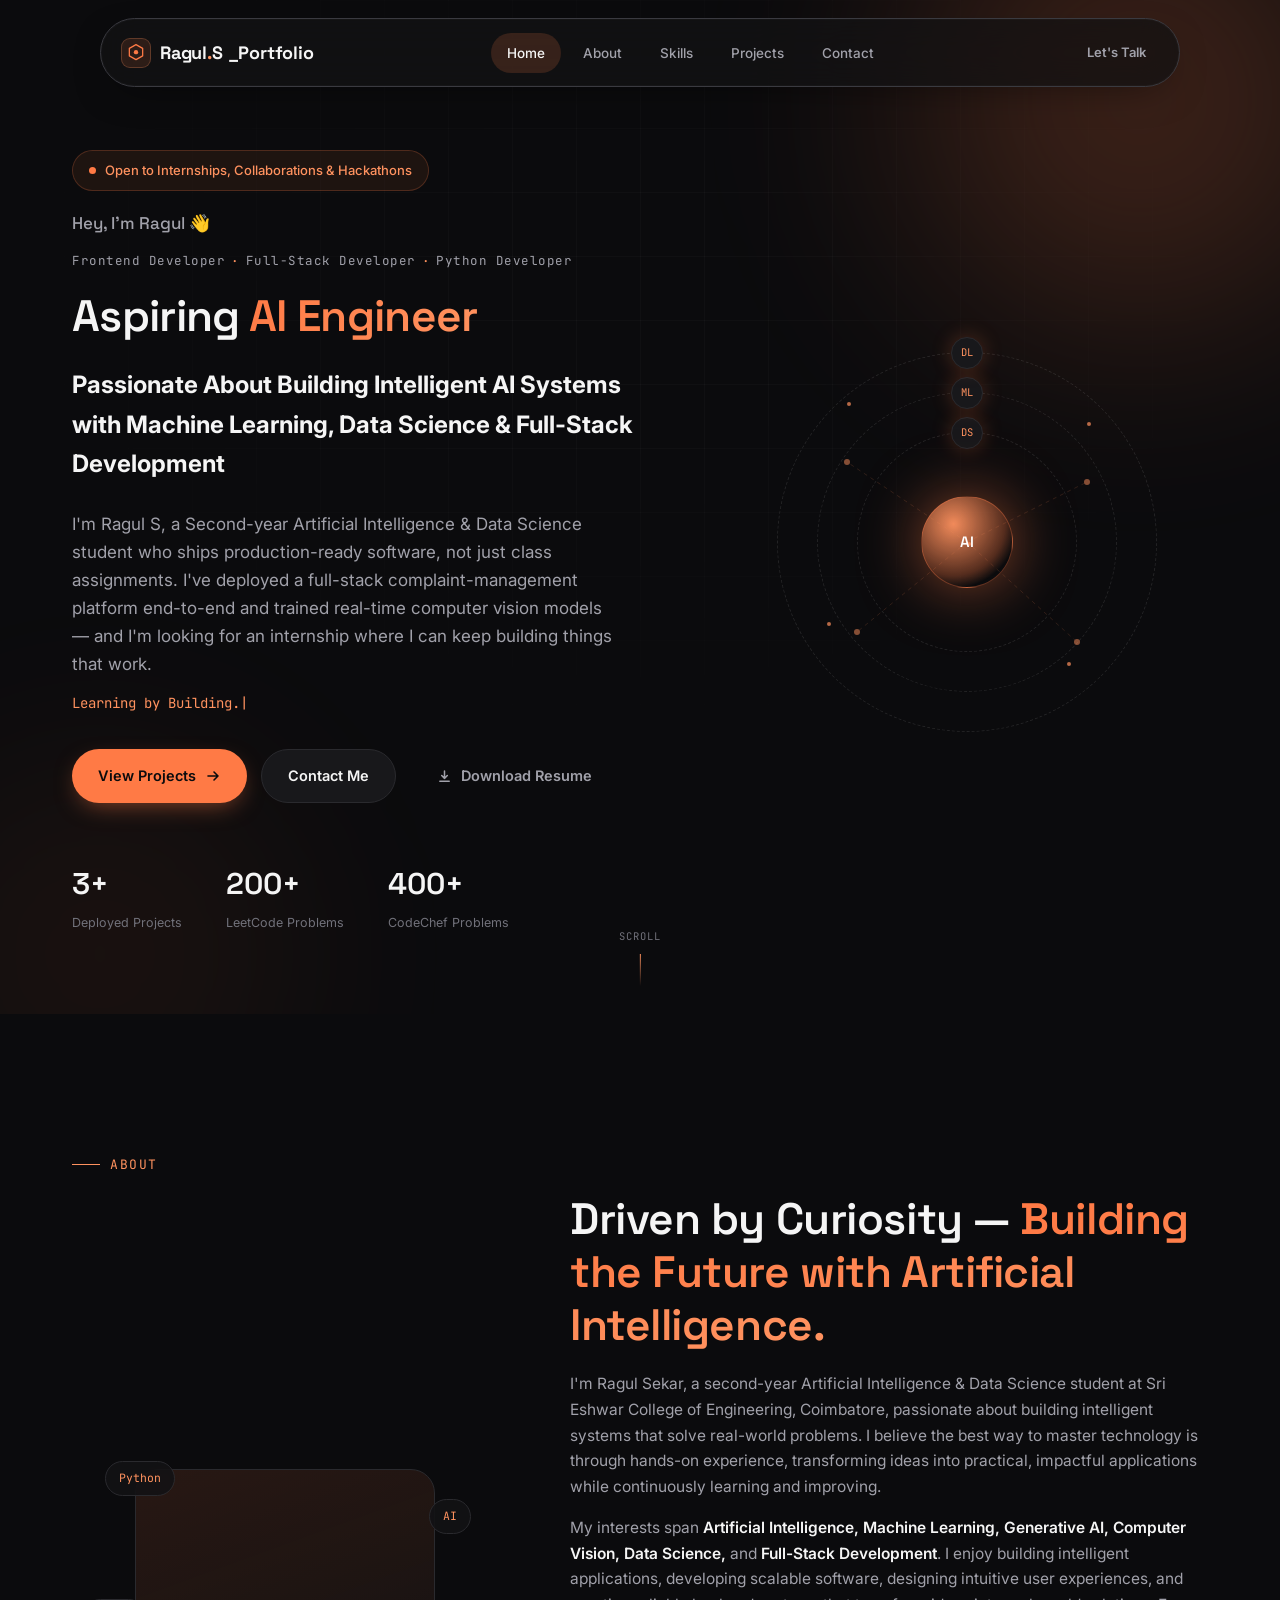
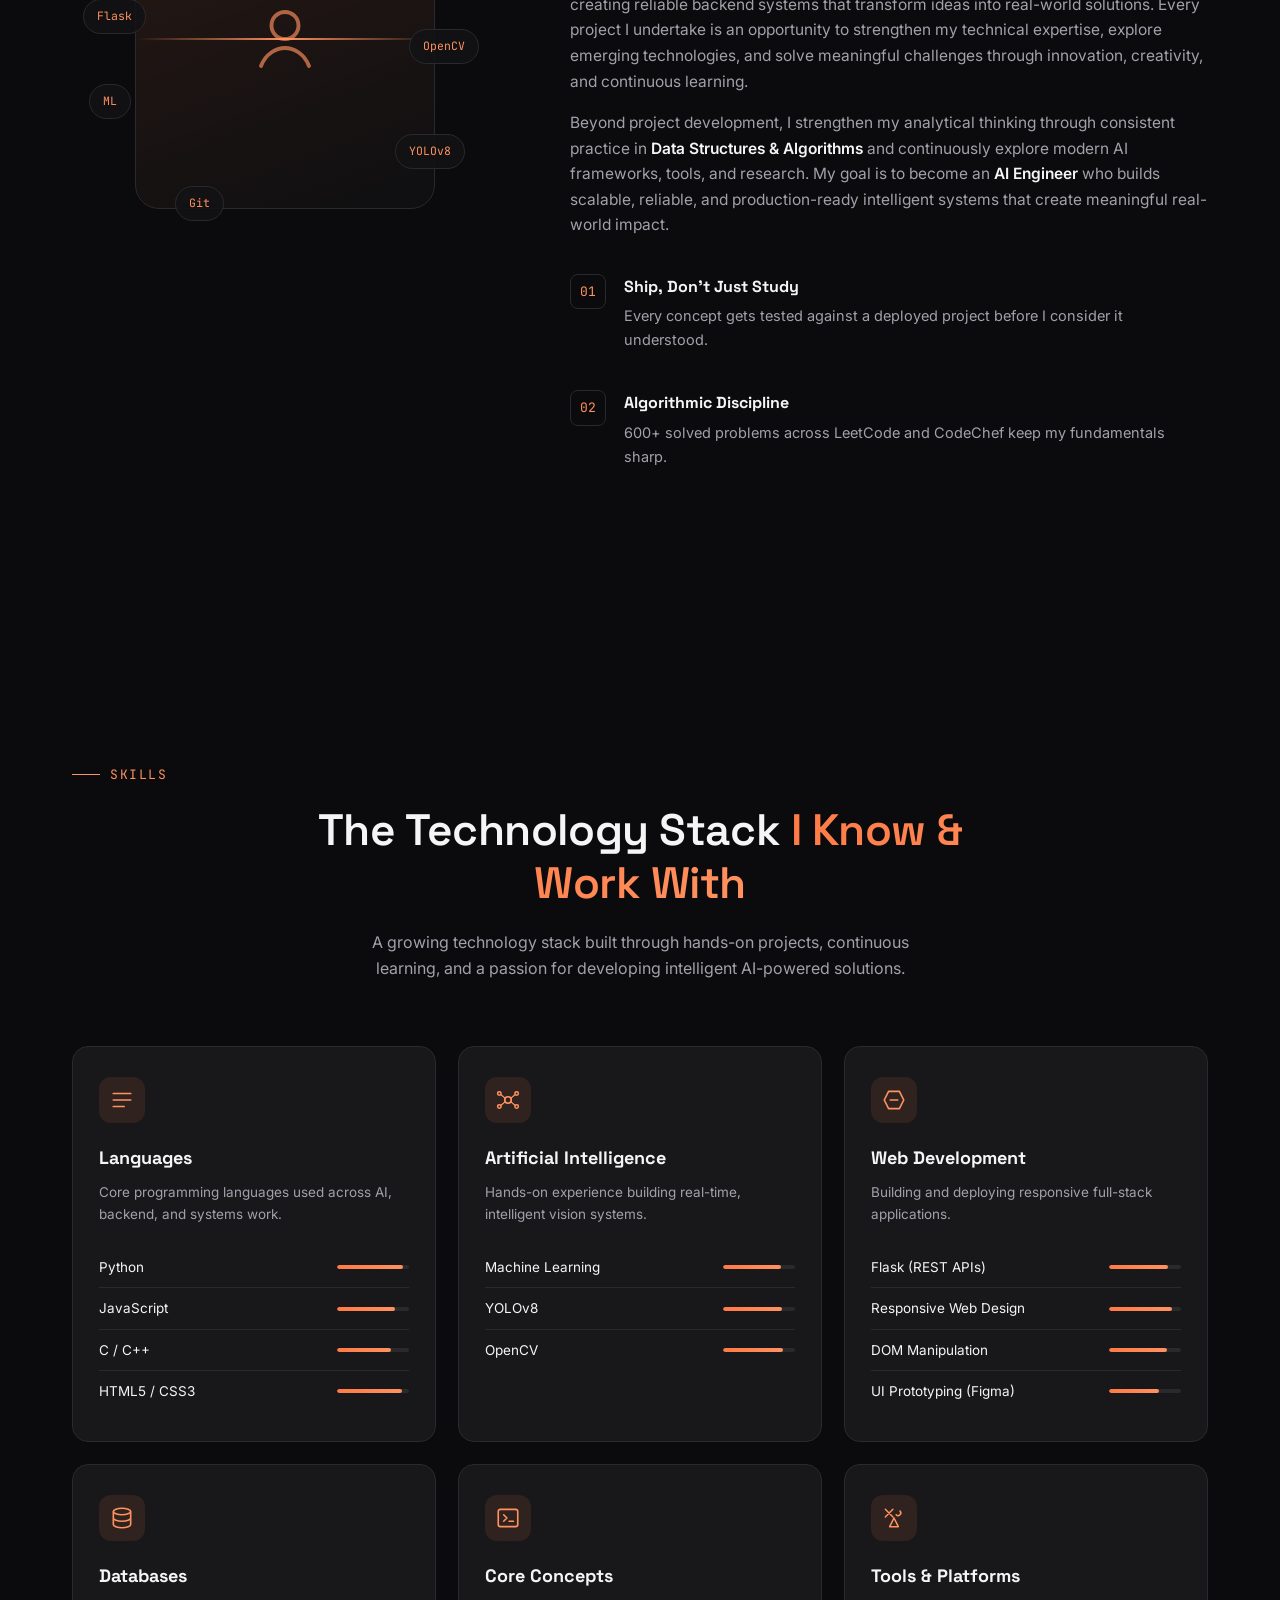
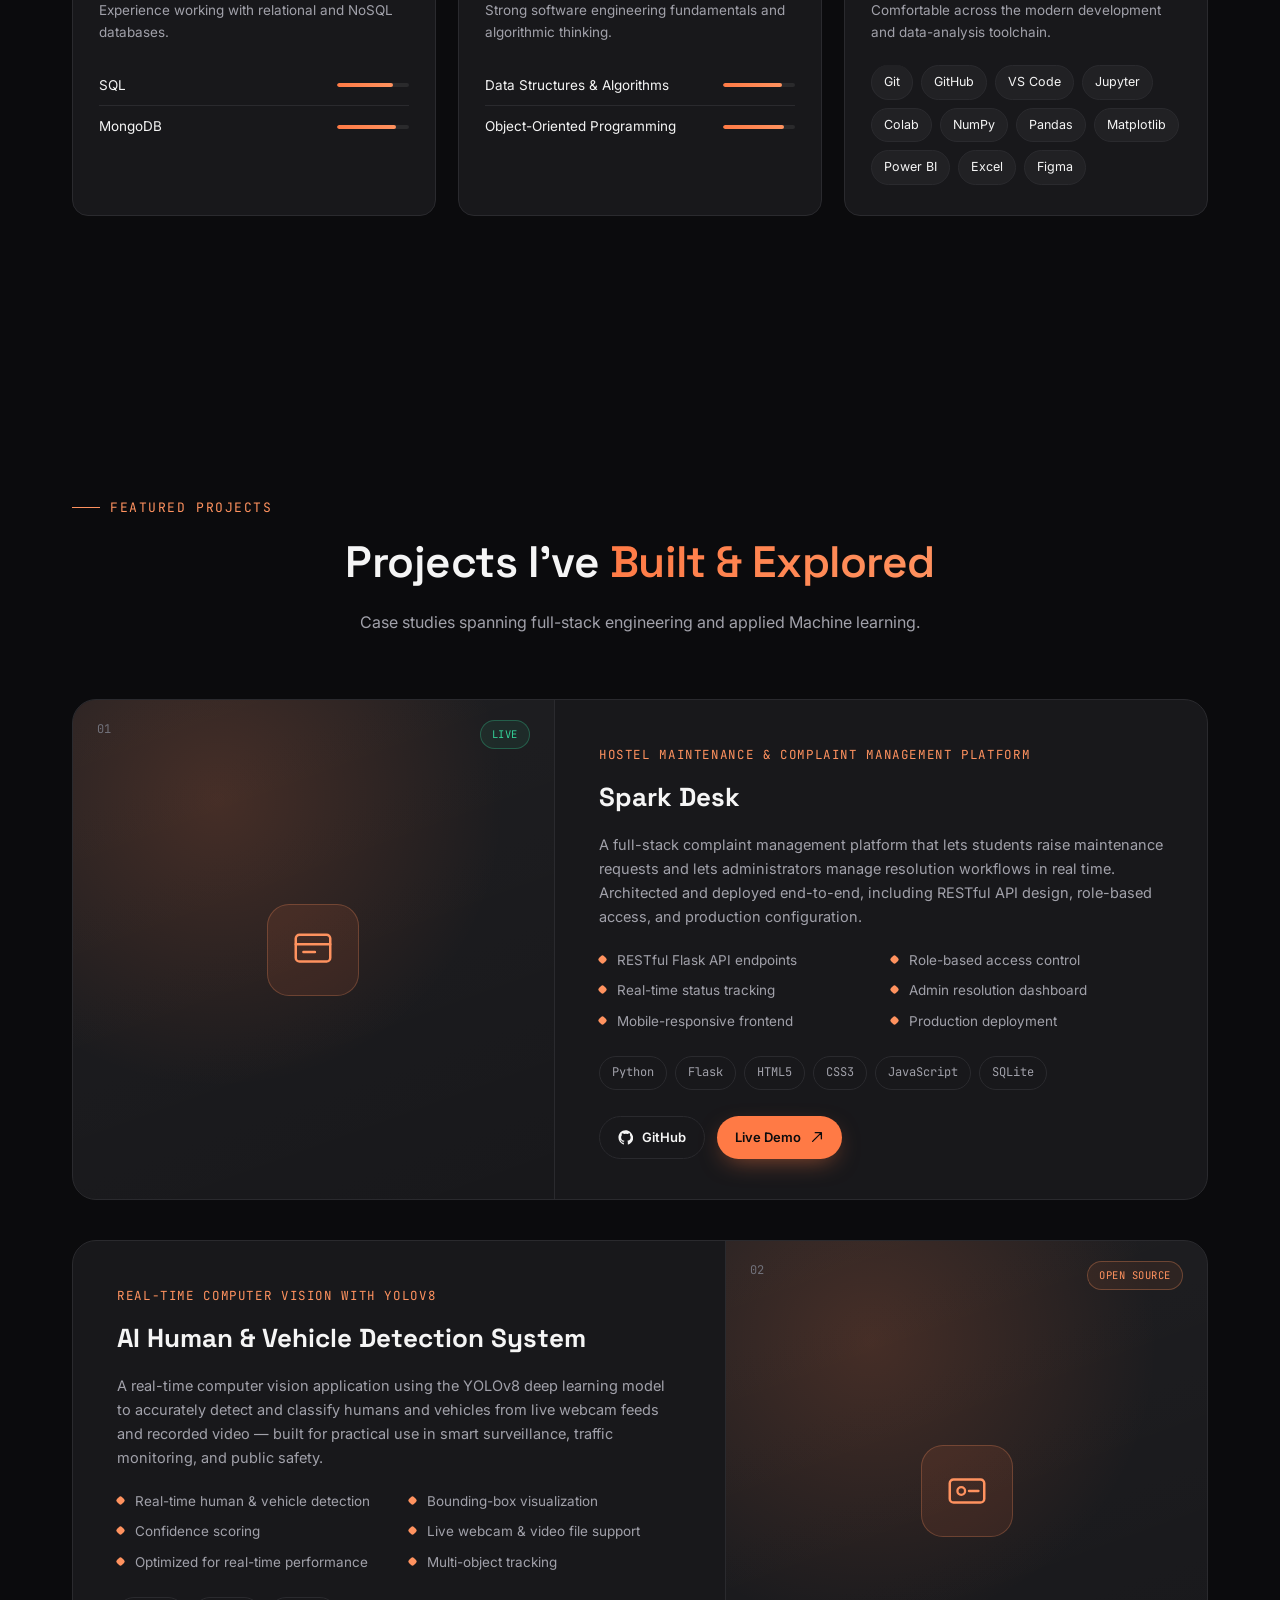
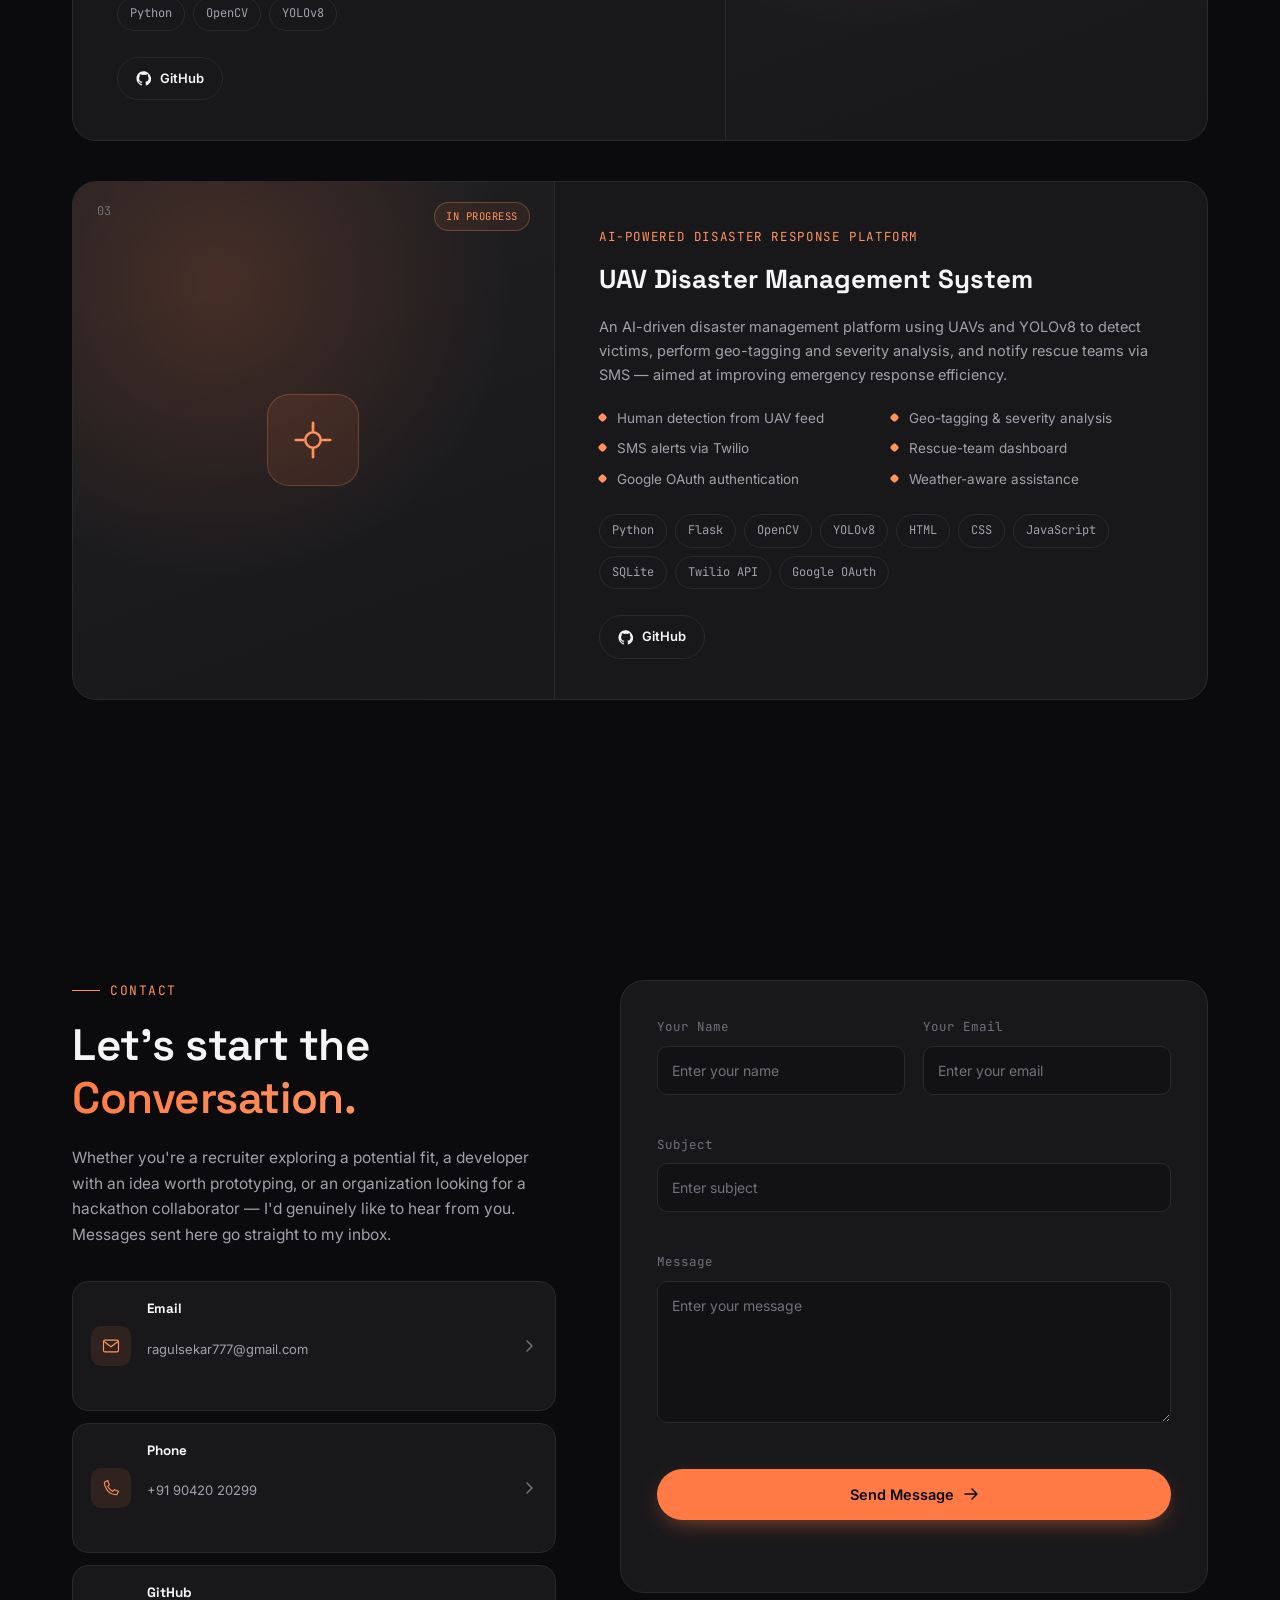
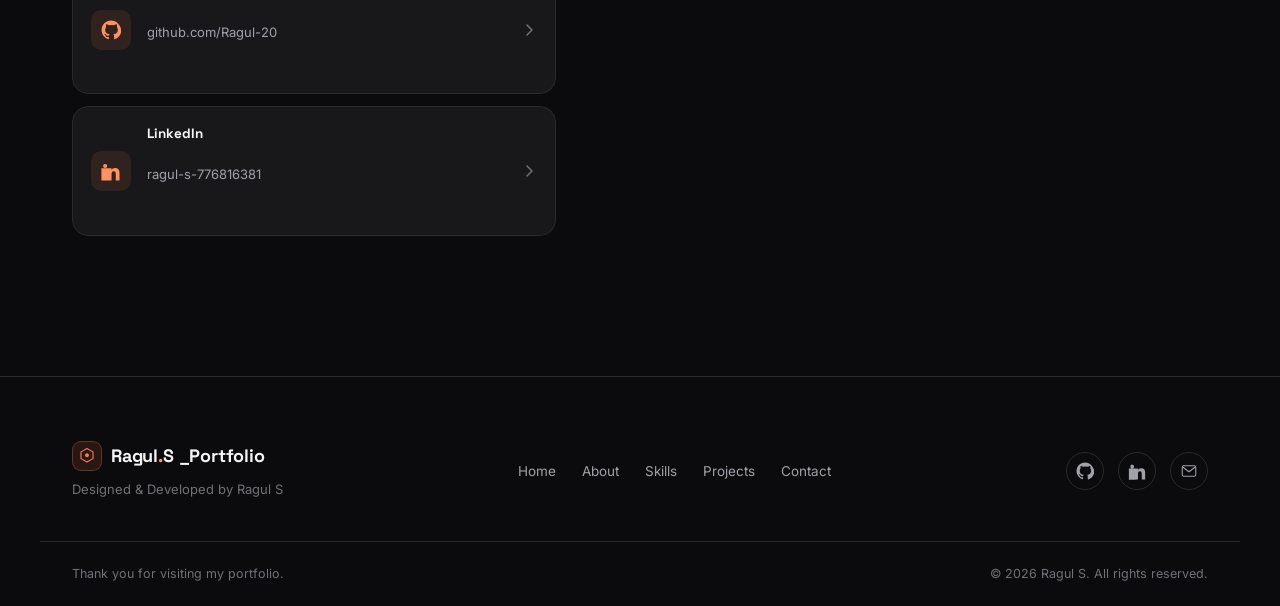
<file: index.html>
<!DOCTYPE html>
<html lang="en">

<head>
  <meta charset="UTF-8">
  <meta name="viewport" content="width=device-width, initial-scale=1.0">
  <title>Ragul S — AI &amp; Data Science Engineer | Full-Stack Developer</title>
  <meta name="description"
    content="Portfolio of Ragul S — an Artificial Intelligence & Data Science student and full-stack developer building real-time computer vision systems and production web applications with Python, Flask, and JavaScript.">
  <meta name="theme-color" content="#0B0B0D">

  <link rel="preconnect" href="https://fonts.googleapis.com">
  <link rel="preconnect" href="https://fonts.gstatic.com" crossorigin>
  <link
    href="https://fonts.googleapis.com/css2?family=Space+Grotesk:wght@400;500;600;700&family=Inter:wght@300;400;500;600;700&family=JetBrains+Mono:wght@400;500&display=swap"
    rel="stylesheet">

  <link rel="stylesheet" href="style.css">
</head>

<body>

  <!-- ============ LOADING SCREEN ============ -->
  <div class="loader" id="loader">
    <div class="loader-inner">
      <span class="loader-name"><span class="loader-bracket">&lt;</span>Ragul.S<span
          class="loader-bracket">/&gt;</span></span>
      <div class="loader-bar">
        <div class="loader-progress" id="loaderProgress"></div>
      </div>
      <span class="loader-tag">initializing portfolio...</span>
    </div>
  </div>


  <div class="scroll-progress" id="scrollProgress" aria-hidden="true"></div>

  <header class="navbar" id="navbar">
    <div class="nav-inner">
      <a href="#home" class="nav-logo" data-cursor-hover data-cursor-label="Home">
        <span class="logo-mark">
          <svg width="20" height="20" viewBox="0 0 24 24" fill="none">
            <path d="M12 2l8 4.5v9L12 20l-8-4.5v-9L12 2z" stroke="url(#logoGrad)" stroke-width="1.5"
              stroke-linejoin="round" />
            <circle cx="12" cy="11" r="2.6" fill="url(#logoGrad)" />
            <defs>
              <linearGradient id="logoGrad" x1="4" y1="2" x2="20" y2="20">
                <stop offset="0" stop-color="#FF7A45" />
                <stop offset="1" stop-color="#FF925F" />
              </linearGradient>
            </defs>
          </svg>
        </span>
        <span class="logo-text">Ragul<span class="logo-dot">.</span>S _Portfolio </span>
      </a>

      <nav class="nav-links" id="navLinks">
        <a href="#home" class="nav-link active" data-nav data-cursor-hover>Home</a>
        <a href="#about" class="nav-link" data-nav data-cursor-hover>About</a>
        <a href="#skills" class="nav-link" data-nav data-cursor-hover>Skills</a>
        <a href="#projects" class="nav-link" data-nav data-cursor-hover>Projects</a>
        <a href="#contact" class="nav-link" data-nav data-cursor-hover>Contact</a>
      </nav>

      <div class="nav-actions">
        <a href="#contact" class="btn btn-ghost nav-cta" data-cursor-hover>Let's Talk</a>
        <button class="hamburger" id="hamburger" aria-label="Toggle menu" aria-expanded="false" data-cursor-hover>
          <span></span><span></span><span></span>
        </button>
      </div>
    </div>
  </header>

  <div class="mobile-menu" id="mobileMenu">
    <div class="mobile-menu-bg" aria-hidden="true"></div>
    <nav class="mobile-menu-links">
      <a href="#home" data-nav-mobile data-index="01">
        <span class="mm-index">01</span><span class="mm-text">Home</span>
      </a>
      <a href="#about" data-nav-mobile data-index="02">
        <span class="mm-index">02</span><span class="mm-text">About</span>
      </a>
      <a href="#skills" data-nav-mobile data-index="03">
        <span class="mm-index">03</span><span class="mm-text">Skills</span>
      </a>
      <a href="#experience" data-nav-mobile data-index="04">
        <span class="mm-index">04</span><span class="mm-text">Journey</span>
      </a>
      <a href="#projects" data-nav-mobile data-index="05">
        <span class="mm-index">05</span><span class="mm-text">Projects</span>
      </a>
      <a href="#contact" data-nav-mobile data-index="06">
        <span class="mm-index">06</span><span class="mm-text">Contact</span>
      </a>
    </nav>
    <div class="mobile-menu-footer">
      <a href="mailto:ragulsekar777@gmail.com">ragulsekar777@gmail.com</a>
      <div class="mobile-menu-social">
        <a href="https://github.com/Ragul-20/" target="_blank" rel="noopener" aria-label="GitHub">GitHub</a>
        <a href="https://www.linkedin.com/in/ragul-s-776816381/" target="_blank" rel="noopener"
          aria-label="LinkedIn">LinkedIn</a>
      </div>
    </div>
  </div>

  <main>

    <!-- ============ HERO ============ -->
    <section class="hero" id="home">
      <div class="hero-bg" aria-hidden="true">
        <div class="grid-overlay"></div>
        <div class="glow glow-1"></div>
        <div class="glow glow-2"></div>
      </div>

      <div class="section-inner hero-inner">
        <div class="hero-content" data-reveal="fade-right">
          <div class="availability-badge">
            <span class="pulse-dot"></span>
            Open to Internships, Collaborations &amp; Hackathons
          </div>

          <h3 class="hero-kicker">
            Hey, I'm Ragul <span class="kicker-wave">👋</span>
          </h3>

          <div class="hero-role-tags">
            <span>Frontend Developer</span><span class="tag-sep">·</span><span>Full-Stack Developer</span><span
              class="tag-sep">·</span><span>Python Developer</span>
          </div>

          <h1 class="hero-title">
            Aspiring <span class="text-gradient">AI Engineer</span>
            <h2>Passionate About Building Intelligent AI Systems with Machine Learning, Data Science &amp; Full-Stack
              Development</h2>
          </h1>
          <br>

          <p class="hero-intro">
            I'm Ragul S, a Second-year Artificial Intelligence &amp; Data Science student who ships
            production-ready software, not just class assignments. I've deployed a full-stack
            complaint-management platform end-to-end and trained real-time computer vision models —
            and I'm looking for an internship where I can keep building things that work.
          </p>

          <p class="hero-tagline">
            <span class="typing-text" id="typingText"></span><span class="typing-cursor">|</span>
          </p>

          <div class="hero-actions">
            <a href="#projects" class="btn btn-primary" data-cursor-hover data-magnetic>
              <span>View Projects</span>
              <svg width="16" height="16" viewBox="0 0 16 16" fill="none">
                <path d="M3 8h10M9 4l4 4-4 4" stroke="currentColor" stroke-width="1.6" stroke-linecap="round"
                  stroke-linejoin="round" />
              </svg>
            </a>
            <a href="#contact" class="btn btn-secondary" data-cursor-hover data-magnetic>Contact Me</a>
            <a href="Ragul_S_Resume.pdf" download="Ragul_S_Resume.pdf" class="btn btn-ghost btn-resume"
              data-cursor-hover data-magnetic>
              <span class="resume-icon">
                <svg width="15" height="15" viewBox="0 0 16 16" fill="none">
                  <path d="M8 2v8m0 0L5 7m3 3l3-3M3 13h10" stroke="currentColor" stroke-width="1.6"
                    stroke-linecap="round" stroke-linejoin="round" />
                </svg>
              </span>
              <span>Download Resume</span>
            </a>
          </div>

          <div class="hero-stats">
            <div class="hero-stat">
              <span class="counter" data-target="3">0</span><span class="stat-suffix">+</span>
              <p>Deployed Projects</p>
            </div>
            <div class="hero-stat">
              <span class="counter" data-target="200">0</span><span class="stat-suffix">+</span>
              <p>LeetCode Problems</p>
            </div>
            <div class="hero-stat">
              <span class="counter" data-target="400">0</span><span class="stat-suffix">+</span>
              <p>CodeChef Problems</p>
            </div>
          </div>
        </div>

        <div class="hero-visual" data-reveal="fade-left" aria-hidden="true">
          <div class="orbit-scene">
            <div class="core-orb">
              <span>AI</span>
            </div>
            <div class="orbit-ring ring-1">
              <span class="node node-a">DS</span>
            </div>
            <div class="orbit-ring ring-2">
              <span class="node node-b">ML</span>
            </div>
            <div class="orbit-ring ring-3">
              <span class="node node-c">DL</span>
            </div>
            <svg class="neural-lines" viewBox="0 0 400 400">
              <line x1="200" y1="200" x2="80" y2="120" class="n-line" />
              <line x1="200" y1="200" x2="320" y2="140" class="n-line" />
              <line x1="200" y1="200" x2="90" y2="290" class="n-line" />
              <line x1="200" y1="200" x2="310" y2="300" class="n-line" />
              <circle cx="80" cy="120" r="3" class="n-dot" />
              <circle cx="320" cy="140" r="3" class="n-dot" />
              <circle cx="90" cy="290" r="3" class="n-dot" />
              <circle cx="310" cy="300" r="3" class="n-dot" />
            </svg>
            <div class="particle p1"></div>
            <div class="particle p2"></div>
            <div class="particle p3"></div>
            <div class="particle p4"></div>
            <div class="particle p5"></div>
          </div>
        </div>
      </div>

      <a href="#about" class="scroll-cue" data-cursor-hover aria-label="Scroll to About section">
        <span>Scroll</span>
        <div class="scroll-cue-line"></div>
      </a>
    </section>

    <!-- ============ ABOUT ============ -->
    <section class="about" id="about">
      <div class="section-inner">
        <div class="section-eyebrow" data-reveal="fade-up">
          <span class="eyebrow-line"></span> About
        </div>

        <div class="about-grid">
          <div class="about-visual" data-reveal="fade-right">
            <div class="profile-card">
              <div class="profile-frame">
                <div class="profile-placeholder">
                  <svg width="72" height="72" viewBox="0 0 24 24" fill="none">
                    <path d="M12 12a4.5 4.5 0 100-9 4.5 4.5 0 000 9zM4 21c1.5-4 5-6 8-6s6.5 2 8 6" stroke="currentColor"
                      stroke-width="1.3" stroke-linecap="round" />
                  </svg>
                </div>
                <div class="profile-scan"></div>
              </div>
              <span class="badge badge-python" style="--delay:0s">Python</span>
              <span class="badge badge-ai" style="--delay:.4s">AI</span>
              <span class="badge badge-ml" style="--delay:.8s">ML</span>
              <span class="badge badge-yolo" style="--delay:1.2s">YOLOv8</span>
              <span class="badge badge-flask" style="--delay:1.6s">Flask</span>
              <span class="badge badge-cv" style="--delay:2s">OpenCV</span>
              <span class="badge badge-git" style="--delay:2.4s">Git</span>
            </div>
          </div>

          <div class="about-content" data-reveal="fade-left">
            <h3 class="section-title">Driven by Curiosity — <span class="text-gradient"> Building the Future with
                Artificial Intelligence.</span></h3>
            <p>
              I'm Ragul Sekar, a second-year Artificial Intelligence & Data Science student at Sri Eshwar College of
              Engineering, Coimbatore, passionate about building intelligent systems that solve real-world problems. I
              believe the best way to master technology is through hands-on experience, transforming ideas into
              practical, impactful applications while continuously learning and improving.
            </p>
            <p>
              My interests span
              <strong>Artificial Intelligence, Machine Learning, Generative AI,
                Computer Vision, Data Science,</strong> and
              <strong>Full-Stack Development</strong>.
              I enjoy building intelligent applications, developing scalable software,
              designing intuitive user experiences, and creating reliable backend systems
              that transform ideas into real-world solutions.
              Every project I undertake is an opportunity to strengthen my technical
              expertise, explore emerging technologies, and solve meaningful challenges
              through innovation, creativity, and continuous learning.
            </p>

            <p>
              Beyond project development, I strengthen my analytical thinking through
              consistent practice in <strong>Data Structures & Algorithms</strong> and
              continuously explore modern AI frameworks, tools, and research. My goal is
              to become an <strong>AI Engineer</strong> who builds scalable, reliable,
              and production-ready intelligent systems that create meaningful real-world
              impact.
            </p>



            <div class="about-highlights">
              <div class="highlight-item">
                <span class="highlight-num">01</span>
                <div>
                  <h4>Ship, Don't Just Study</h4>
                  <p>Every concept gets tested against a deployed project before I consider it understood.</p>
                </div>
              </div>
              <div class="highlight-item">
                <span class="highlight-num">02</span>
                <div>
                  <h4>Algorithmic Discipline</h4>
                  <p>600+ solved problems across LeetCode and CodeChef keep my fundamentals sharp.</p>
                </div>
              </div>
            </div>
          </div>
        </div>
      </div>
    </section>

    <!-- ============ SKILLS ============ -->
    <section class="skills" id="skills">
      <div class="section-inner">
        <div class="section-eyebrow" data-reveal="fade-up"><span class="eyebrow-line"></span> Skills</div>
        <h2 class="section-title center" data-reveal="fade-up">The Technology Stack <span class="text-gradient">I Know &
            Work With</span></h2>
        <p class="section-subtitle" data-reveal="fade-up">A growing technology stack built through hands-on projects,
          continuous learning, and a passion for developing intelligent AI-powered solutions.</p>

        <div class="skills-grid">

          <div class="skill-card" data-reveal="fade-up" data-tilt>
            <div class="skill-icon">
              <svg width="26" height="26" viewBox="0 0 24 24" fill="none">
                <path d="M4 6h16M4 12h16M4 18h10" stroke="currentColor" stroke-width="1.6" stroke-linecap="round" />
              </svg>
            </div>
            <h3>Languages</h3>
            <p class="skill-desc">Core programming languages used across AI, backend, and systems work.</p>
            <ul class="skill-tags">
              <li>Python <em style="--w:92%"></em></li>
              <li>JavaScript <em style="--w:80%"></em></li>
              <li>C / C++ <em style="--w:75%"></em></li>
              <li>HTML5 / CSS3 <em style="--w:90%"></em></li>
            </ul>
          </div>

          <div class="skill-card" data-reveal="fade-up" data-tilt>
            <div class="skill-icon">
              <svg width="26" height="26" viewBox="0 0 24 24" fill="none">
                <circle cx="12" cy="12" r="3" stroke="currentColor" stroke-width="1.6" />
                <circle cx="4" cy="6" r="1.6" stroke="currentColor" stroke-width="1.4" />
                <circle cx="20" cy="6" r="1.6" stroke="currentColor" stroke-width="1.4" />
                <circle cx="4" cy="18" r="1.6" stroke="currentColor" stroke-width="1.4" />
                <circle cx="20" cy="18" r="1.6" stroke="currentColor" stroke-width="1.4" />
                <path d="M9.5 10.5L5.3 7M14.5 10.5l4.2-3.5M9.5 13.5L5.3 17M14.5 13.5l4.2 3.5" stroke="currentColor"
                  stroke-width="1.2" />
              </svg>
            </div>
            <h3>Artificial Intelligence</h3>
            <p class="skill-desc">Hands-on experience building real-time, intelligent vision systems.</p>
            <ul class="skill-tags">
              <li>Machine Learning <em style="--w:80%"></em></li>
              <li>YOLOv8 <em style="--w:82%"></em></li>
              <li>OpenCV <em style="--w:83%"></em></li>
            </ul>
          </div>

          <div class="skill-card" data-reveal="fade-up" data-tilt>
            <div class="skill-icon">
              <svg width="26" height="26" viewBox="0 0 24 24" fill="none">
                <path d="M3 12l4-8h10l4 8-4 8H7l-4-8z" stroke="currentColor" stroke-width="1.5"
                  stroke-linejoin="round" />
                <path d="M8 12h8" stroke="currentColor" stroke-width="1.5" />
              </svg>
            </div>
            <h3>Web Development</h3>
            <p class="skill-desc">Building and deploying responsive full-stack applications.</p>
            <ul class="skill-tags">
              <li>Flask (REST APIs) <em style="--w:82%"></em></li>
              <li>Responsive Web Design <em style="--w:88%"></em></li>
              <li>DOM Manipulation <em style="--w:80%"></em></li>
              <li>UI Prototyping (Figma) <em style="--w:70%"></em></li>
            </ul>
          </div>

          <div class="skill-card" data-reveal="fade-up" data-tilt>
            <div class="skill-icon">
              <svg width="26" height="26" viewBox="0 0 24 24" fill="none">
                <ellipse cx="12" cy="6" rx="8" ry="3" stroke="currentColor" stroke-width="1.5" />
                <path d="M4 6v6c0 1.7 3.6 3 8 3s8-1.3 8-3V6M4 12v6c0 1.7 3.6 3 8 3s8-1.3 8-3v-6" stroke="currentColor"
                  stroke-width="1.5" />
              </svg>
            </div>
            <h3>Databases</h3>
            <p class="skill-desc">Experience working with relational and NoSQL databases.</p>
            <ul class="skill-tags">
              <li>SQL <em style="--w:78%"></em></li>
              <li>MongoDB <em style="--w:82%"></em></li>
            </ul>
          </div>

          <div class="skill-card" data-reveal="fade-up" data-tilt>
            <div class="skill-icon">
              <svg width="26" height="26" viewBox="0 0 24 24" fill="none">
                <rect x="3" y="4" width="18" height="16" rx="2" stroke="currentColor" stroke-width="1.5" />
                <path d="M8 9l3 3-3 3M13 15h4" stroke="currentColor" stroke-width="1.5" stroke-linecap="round"
                  stroke-linejoin="round" />
              </svg>
            </div>
            <h3>Core Concepts</h3>
            <p class="skill-desc">Strong software engineering fundamentals and algorithmic thinking.</p>
            <ul class="skill-tags">
              <li>Data Structures &amp; Algorithms <em style="--w:82%"></em></li>
              <li>Object-Oriented Programming <em style="--w:85%"></em></li>
            </ul>
          </div>

          <div class="skill-card" data-reveal="fade-up" data-tilt>
            <div class="skill-icon">
              <svg width="26" height="26" viewBox="0 0 24 24" fill="none">
                <path d="M4 4l7 7M11 4l-7 7M12 12l4 8h-8l4-8zM17.5 5.5a2.5 2.5 0 11-3.54 3.54" stroke="currentColor"
                  stroke-width="1.4" stroke-linecap="round" stroke-linejoin="round" />
              </svg>
            </div>
            <h3>Tools &amp; Platforms</h3>
            <p class="skill-desc">Comfortable across the modern development and data-analysis toolchain.</p>
            <ul class="skill-tags skill-tags-wrap">
              <li>Git</li>
              <li>GitHub</li>
              <li>VS Code</li>
              <li>Jupyter</li>
              <li>Colab</li>
              <li>NumPy</li>
              <li>Pandas</li>
              <li>Matplotlib</li>
              <li>Power BI</li>
              <li>Excel</li>
              <li>Figma</li>
            </ul>
          </div>

        </div>
      </div>
    </section>

    <section class="projects" id="projects">
      <div class="section-inner">
        <div class="section-eyebrow" data-reveal="fade-up"><span class="eyebrow-line"></span> Featured Projects</div>
        <h2 class="section-title center" data-reveal="fade-up">Projects I’ve <span class="text-gradient">Built &
            Explored</span></h2>
        <p class="section-subtitle" data-reveal="fade-up">Case studies spanning full-stack engineering and applied
          Machine learning.</p>

        <div class="projects-list">

          <!-- Project 1 -->
          <article class="project-card" data-reveal="fade-up" data-tilt>
            <div class="project-media">
              <div class="project-placeholder" data-project="sparkdesk">
                <svg width="46" height="46" viewBox="0 0 24 24" fill="none">
                  <rect x="3" y="4" width="18" height="14" rx="2" stroke="currentColor" stroke-width="1.3" />
                  <path d="M3 9h18M7 13h6" stroke="currentColor" stroke-width="1.3" stroke-linecap="round" />
                </svg>
              </div>
              <span class="project-index">01</span>
              <span class="project-status status-live">Live</span>
            </div>
            <div class="project-body">
              <span class="project-tagline">Hostel Maintenance &amp; Complaint Management Platform</span>
              <h3>Spark Desk</h3>
              <p>A full-stack complaint management platform that lets students raise maintenance requests and lets
                administrators manage resolution workflows in real time. Architected and deployed end-to-end, including
                RESTful API design, role-based access, and production configuration.</p>

              <ul class="project-features">
                <li>RESTful Flask API endpoints</li>
                <li>Role-based access control</li>
                <li>Real-time status tracking</li>
                <li>Admin resolution dashboard</li>
                <li>Mobile-responsive frontend</li>
                <li>Production deployment</li>
              </ul>

              <div class="project-tech">
                <span>Python</span><span>Flask</span><span>HTML5</span><span>CSS3</span><span>JavaScript</span><span>SQLite</span>
              </div>

              <div class="project-links">
                <a href="https://github.com/Ragul-20/Spark_desk" target="_blank" rel="noopener"
                  class="btn btn-secondary btn-sm" data-cursor-hover>
                  <svg width="15" height="15" viewBox="0 0 24 24" fill="currentColor">
                    <path
                      d="M12 .5C5.7.5.7 5.6.7 12c0 5.1 3.3 9.4 7.9 11 .6.1.8-.3.8-.6v-2c-3.2.7-3.9-1.5-3.9-1.5-.5-1.3-1.3-1.7-1.3-1.7-1.1-.7.1-.7.1-.7 1.2.1 1.8 1.2 1.8 1.2 1.1 1.8 2.8 1.3 3.5 1 .1-.8.4-1.3.7-1.6-2.6-.3-5.3-1.3-5.3-5.7 0-1.3.5-2.3 1.2-3.1-.1-.3-.5-1.5.1-3.1 0 0 1-.3 3.3 1.2a11.4 11.4 0 016 0c2.3-1.5 3.3-1.2 3.3-1.2.6 1.6.2 2.8.1 3.1.8.8 1.2 1.9 1.2 3.1 0 4.4-2.7 5.4-5.3 5.7.4.4.8 1.1.8 2.2v3.3c0 .3.2.7.8.6 4.6-1.6 7.9-5.9 7.9-11C23.3 5.6 18.3.5 12 .5z" />
                  </svg>
                  GitHub
                </a>
                <a href="https://spark-desk-vauq.vercel.app/" target="_blank" rel="noopener"
                  class="btn btn-primary btn-sm" data-cursor-hover>
                  Live Demo
                  <svg width="14" height="14" viewBox="0 0 16 16" fill="none">
                    <path d="M6 3h7v7M13 3L3 13" stroke="currentColor" stroke-width="1.5" stroke-linecap="round"
                      stroke-linejoin="round" />
                  </svg>
                </a>
              </div>
            </div>
          </article>

          <!-- Project 2 -->
          <article class="project-card reverse" data-reveal="fade-up" data-tilt>
            <div class="project-media">
              <div class="project-placeholder" data-project="detection">
                <svg width="46" height="46" viewBox="0 0 24 24" fill="none">
                  <rect x="3" y="6" width="18" height="12" rx="2" stroke="currentColor" stroke-width="1.3" />
                  <circle cx="9" cy="12" r="2" stroke="currentColor" stroke-width="1.2" />
                  <path d="M13 12h5" stroke="currentColor" stroke-width="1.2" stroke-linecap="round" />
                </svg>
              </div>
              <span class="project-index">02</span>
              <span class="project-status status-code">Open Source</span>
            </div>
            <div class="project-body">
              <span class="project-tagline">Real-Time Computer Vision with YOLOv8</span>
              <h3>AI Human &amp; Vehicle Detection System</h3>
              <p>A real-time computer vision application using the YOLOv8 deep learning model to accurately detect and
                classify humans and vehicles from live webcam feeds and recorded video — built for practical use in
                smart surveillance, traffic monitoring, and public safety.</p>

              <ul class="project-features">
                <li>Real-time human &amp; vehicle detection</li>
                <li>Bounding-box visualization</li>
                <li>Confidence scoring</li>
                <li>Live webcam &amp; video file support</li>
                <li>Optimized for real-time performance</li>
                <li>Multi-object tracking</li>
              </ul>

              <div class="project-tech">
                <span>Python</span><span>OpenCV</span><span>YOLOv8</span>
              </div>

              <div class="project-links">
                <a href="https://github.com/Ragul-20/Car_and_Human_detection" target="_blank" rel="noopener"
                  class="btn btn-secondary btn-sm" data-cursor-hover>
                  <svg width="15" height="15" viewBox="0 0 24 24" fill="currentColor">
                    <path
                      d="M12 .5C5.7.5.7 5.6.7 12c0 5.1 3.3 9.4 7.9 11 .6.1.8-.3.8-.6v-2c-3.2.7-3.9-1.5-3.9-1.5-.5-1.3-1.3-1.7-1.3-1.7-1.1-.7.1-.7.1-.7 1.2.1 1.8 1.2 1.8 1.2 1.1 1.8 2.8 1.3 3.5 1 .1-.8.4-1.3.7-1.6-2.6-.3-5.3-1.3-5.3-5.7 0-1.3.5-2.3 1.2-3.1-.1-.3-.5-1.5.1-3.1 0 0 1-.3 3.3 1.2a11.4 11.4 0 016 0c2.3-1.5 3.3-1.2 3.3-1.2.6 1.6.2 2.8.1 3.1.8.8 1.2 1.9 1.2 3.1 0 4.4-2.7 5.4-5.3 5.7.4.4.8 1.1.8 2.2v3.3c0 .3.2.7.8.6 4.6-1.6 7.9-5.9 7.9-11C23.3 5.6 18.3.5 12 .5z" />
                  </svg>
                  GitHub
                </a>
              </div>
            </div>
          </article>

          <!-- Project 3 -->
          <article class="project-card" data-reveal="fade-up" data-tilt>
            <div class="project-media">
              <div class="project-placeholder" data-project="uav">
                <svg width="46" height="46" viewBox="0 0 24 24" fill="none">
                  <path d="M12 3v4M12 17v4M3 12h4M17 12h4" stroke="currentColor" stroke-width="1.4"
                    stroke-linecap="round" />
                  <circle cx="12" cy="12" r="4" stroke="currentColor" stroke-width="1.3" />
                </svg>
              </div>
              <span class="project-index">03</span>
              <span class="project-status status-code">In Progress</span>
            </div>
            <div class="project-body">
              <span class="project-tagline">AI-Powered Disaster Response Platform</span>
              <h3>UAV Disaster Management System</h3>
              <p>An AI-driven disaster management platform using UAVs and YOLOv8 to detect victims, perform geo-tagging
                and severity analysis, and notify rescue teams via SMS — aimed at improving emergency response
                efficiency.</p>

              <ul class="project-features">
                <li>Human detection from UAV feed</li>
                <li>Geo-tagging &amp; severity analysis</li>
                <li>SMS alerts via Twilio</li>
                <li>Rescue-team dashboard</li>
                <li>Google OAuth authentication</li>
                <li>Weather-aware assistance</li>
              </ul>

              <div class="project-tech">
                <span>Python</span><span>Flask</span><span>OpenCV</span><span>YOLOv8</span><span>HTML</span><span>CSS</span><span>JavaScript</span><span>SQLite</span><span>Twilio
                  API</span><span>Google OAuth</span>
              </div>

              <div class="project-links">
                <a href="https://github.com/arulrajw2025aids-ui/Orion_Forge" target="_blank" rel="noopener"
                  class="btn btn-secondary btn-sm" data-cursor-hover>
                  <svg width="15" height="15" viewBox="0 0 24 24" fill="currentColor">
                    <path
                      d="M12 .5C5.7.5.7 5.6.7 12c0 5.1 3.3 9.4 7.9 11 .6.1.8-.3.8-.6v-2c-3.2.7-3.9-1.5-3.9-1.5-.5-1.3-1.3-1.7-1.3-1.7-1.1-.7.1-.7.1-.7 1.2.1 1.8 1.2 1.8 1.2 1.1 1.8 2.8 1.3 3.5 1 .1-.8.4-1.3.7-1.6-2.6-.3-5.3-1.3-5.3-5.7 0-1.3.5-2.3 1.2-3.1-.1-.3-.5-1.5.1-3.1 0 0 1-.3 3.3 1.2a11.4 11.4 0 016 0c2.3-1.5 3.3-1.2 3.3-1.2.6 1.6.2 2.8.1 3.1.8.8 1.2 1.9 1.2 3.1 0 4.4-2.7 5.4-5.3 5.7.4.4.8 1.1.8 2.2v3.3c0 .3.2.7.8.6 4.6-1.6 7.9-5.9 7.9-11C23.3 5.6 18.3.5 12 .5z" />
                  </svg>
                  GitHub
                </a>
              </div>
            </div>
          </article>

        </div>
      </div>
    </section>

    <!-- ============ CONTACT ============ -->
    <section class="contact" id="contact">
      <div class="section-inner">
        <div class="contact-grid">
          <div class="contact-intro" data-reveal="fade-right">
            <div class="section-eyebrow"><span class="eyebrow-line"></span> Contact</div>
            <h2 class="section-title">Let's start the <span class="text-gradient"> Conversation.</span></h2>
            <p>
              Whether you're a recruiter exploring a potential fit, a developer with an idea worth
              prototyping, or an organization looking for a hackathon collaborator — I'd genuinely
              like to hear from you. Messages sent here go straight to my inbox.
            </p>

            <div class="contact-methods">
              <a href="mailto:ragulsekar777@gmail.com" class="contact-method" data-cursor-hover>
                <span class="contact-icon">
                  <svg width="20" height="20" viewBox="0 0 24 24" fill="none">
                    <rect x="3" y="5" width="18" height="14" rx="2" stroke="currentColor" stroke-width="1.4" />
                    <path d="M4 7l8 6 8-6" stroke="currentColor" stroke-width="1.4" stroke-linecap="round"
                      stroke-linejoin="round" />
                  </svg>
                </span>
                <div>
                  <h4>Email</h4>
                  <p>ragulsekar777@gmail.com</p>
                </div>
                <svg class="contact-arrow" width="16" height="16" viewBox="0 0 16 16" fill="none">
                  <path d="M6 3l5 5-5 5" stroke="currentColor" stroke-width="1.5" stroke-linecap="round"
                    stroke-linejoin="round" />
                </svg>
              </a>
              <a href="tel:+919042020299" class="contact-method" data-cursor-hover>
                <span class="contact-icon">
                  <svg width="20" height="20" viewBox="0 0 24 24" fill="none">
                    <path d="M4 5c0 8.3 6.7 15 15 15l2-4-5-2-2 2c-2.5-1.2-4.8-3.5-6-6l2-2-2-5-4 2z"
                      stroke="currentColor" stroke-width="1.3" stroke-linejoin="round" />
                  </svg>
                </span>
                <div>
                  <h4>Phone</h4>
                  <p>+91 90420 20299</p>
                </div>
                <svg class="contact-arrow" width="16" height="16" viewBox="0 0 16 16" fill="none">
                  <path d="M6 3l5 5-5 5" stroke="currentColor" stroke-width="1.5" stroke-linecap="round"
                    stroke-linejoin="round" />
                </svg>
              </a>
              <a href="https://github.com/Ragul-20/" target="_blank" rel="noopener" class="contact-method"
                data-cursor-hover>
                <span class="contact-icon">
                  <svg width="20" height="20" viewBox="0 0 24 24" fill="currentColor">
                    <path
                      d="M12 .5C5.7.5.7 5.6.7 12c0 5.1 3.3 9.4 7.9 11 .6.1.8-.3.8-.6v-2c-3.2.7-3.9-1.5-3.9-1.5-.5-1.3-1.3-1.7-1.3-1.7-1.1-.7.1-.7.1-.7 1.2.1 1.8 1.2 1.8 1.2 1.1 1.8 2.8 1.3 3.5 1 .1-.8.4-1.3.7-1.6-2.6-.3-5.3-1.3-5.3-5.7 0-1.3.5-2.3 1.2-3.1-.1-.3-.5-1.5.1-3.1 0 0 1-.3 3.3 1.2a11.4 11.4 0 016 0c2.3-1.5 3.3-1.2 3.3-1.2.6 1.6.2 2.8.1 3.1.8.8 1.2 1.9 1.2 3.1 0 4.4-2.7 5.4-5.3 5.7.4.4.8 1.1.8 2.2v3.3c0 .3.2.7.8.6 4.6-1.6 7.9-5.9 7.9-11C23.3 5.6 18.3.5 12 .5z" />
                  </svg>
                </span>
                <div>
                  <h4>GitHub</h4>
                  <p>github.com/Ragul-20</p>
                </div>
                <svg class="contact-arrow" width="16" height="16" viewBox="0 0 16 16" fill="none">
                  <path d="M6 3l5 5-5 5" stroke="currentColor" stroke-width="1.5" stroke-linecap="round"
                    stroke-linejoin="round" />
                </svg>
              </a>
              <a href="https://www.linkedin.com/in/ragul-s-776816381/" target="_blank" rel="noopener"
                class="contact-method" data-cursor-hover>
                <span class="contact-icon">
                  <svg width="20" height="20" viewBox="0 0 24 24" fill="currentColor">
                    <path
                      d="M4.98 3.5a2.5 2.5 0 11-.01 5 2.5 2.5 0 01.01-5zM.5 8.75h9v14.75h-9V8.75zm7.75 0h4.3v2h.06c.6-1.14 2.06-2.34 4.24-2.34 4.53 0 5.37 2.98 5.37 6.86v7.98h-4.5v-7.08c0-1.69-.03-3.86-2.35-3.86-2.36 0-2.72 1.84-2.72 3.74v7.2h-4.5V8.75z" />
                  </svg>
                </span>
                <div>
                  <h4>LinkedIn</h4>
                  <p>ragul-s-776816381</p>
                </div>
                <svg class="contact-arrow" width="16" height="16" viewBox="0 0 16 16" fill="none">
                  <path d="M6 3l5 5-5 5" stroke="currentColor" stroke-width="1.5" stroke-linecap="round"
                    stroke-linejoin="round" />
                </svg>
              </a>
            </div>
          </div>

          <form class="contact-form" data-reveal="fade-left" id="contactForm" action="https://api.web3forms.com/submit"
            method="POST" novalidate>
            <input type="hidden" name="access_key" value="c3ef88e3-6418-4d97-a72b-2561ceb963d7">
            <div class="form-row">
              <div class="form-field">
                <label for="fname">Your Name</label>
                <input type="text" id="fname" name="name" placeholder="Enter your name" required>
                <span class="form-error" id="errName"></span>
              </div>
              <div class="form-field">
                <label for="femail">Your Email</label>
                <input type="email" id="femail" name="email" placeholder="Enter your email" required>
                <span class="form-error" id="errEmail"></span>
              </div>
            </div>
            <div class="form-field">
              <label for="fsubject">Subject</label>
              <input type="text" id="fsubject" name="subject" placeholder="Enter subject" required>
              <span class="form-error" id="errSubject"></span>
            </div>
            <div class="form-field">
              <label for="fmessage">Message</label>
              <textarea id="fmessage" name="message" rows="5" placeholder="Enter your message" required></textarea>
              <span class="form-error" id="errMessage"></span>
            </div>
            <button type="submit" class="btn btn-primary form-submit" id="submitBtn" data-cursor-hover data-magnetic>
              <span class="submit-state state-idle">
                <span>Send Message</span>
                <svg width="16" height="16" viewBox="0 0 16 16" fill="none">
                  <path d="M2 8h12M9 3l5 5-5 5" stroke="currentColor" stroke-width="1.6" stroke-linecap="round"
                    stroke-linejoin="round" />
                </svg>
              </span>
              <span class="submit-state state-loading" hidden>
                <span class="spinner"></span><span>Sending...</span>
              </span>
              <span class="submit-state state-success" hidden>
                <svg width="16" height="16" viewBox="0 0 16 16" fill="none">
                  <path d="M3 8.5l3.5 3.5L13 4" stroke="currentColor" stroke-width="1.8" stroke-linecap="round"
                    stroke-linejoin="round" />
                </svg>
                <span>Sent</span>
              </span>
            </button>
            <p class="form-note" id="formNote" role="status"></p>
          </form>
        </div>
      </div>
    </section>

  </main>


  <footer class="footer">
    <div class="section-inner footer-inner">
      <div class="footer-brand">
        <span class="nav-logo footer-logo">
          <span class="logo-mark">
            <svg width="18" height="18" viewBox="0 0 24 24" fill="none">
              <path d="M12 2l8 4.5v9L12 20l-8-4.5v-9L12 2z" stroke="url(#logoGradFoot)" stroke-width="1.5"
                stroke-linejoin="round" />
              <circle cx="12" cy="11" r="2.6" fill="url(#logoGradFoot)" />
              <defs>
                <linearGradient id="logoGradFoot" x1="4" y1="2" x2="20" y2="20">
                  <stop offset="0" stop-color="#FF7A45" />
                  <stop offset="1" stop-color="#FF925F" />
                </linearGradient>
              </defs>
            </svg>
          </span>
          <span class="logo-text">Ragul<span class="logo-dot">.</span>S _Portfolio </span>
        </span>
        <p>Designed &amp; Developed by Ragul S</p>
      </div>

      <div class="footer-links">
        <a href="#home" data-cursor-hover>Home</a>
        <a href="#about" data-cursor-hover>About</a>
        <a href="#skills" data-cursor-hover>Skills</a>
        <a href="#projects" data-cursor-hover>Projects</a>
        <a href="#contact" data-cursor-hover>Contact</a>
      </div>

      <div class="footer-social">
        <a href="https://github.com/Ragul-20/" target="_blank" rel="noopener" data-cursor-hover aria-label="GitHub">
          <svg width="18" height="18" viewBox="0 0 24 24" fill="currentColor">
            <path
              d="M12 .5C5.7.5.7 5.6.7 12c0 5.1 3.3 9.4 7.9 11 .6.1.8-.3.8-.6v-2c-3.2.7-3.9-1.5-3.9-1.5-.5-1.3-1.3-1.7-1.3-1.7-1.1-.7.1-.7.1-.7 1.2.1 1.8 1.2 1.8 1.2 1.1 1.8 2.8 1.3 3.5 1 .1-.8.4-1.3.7-1.6-2.6-.3-5.3-1.3-5.3-5.7 0-1.3.5-2.3 1.2-3.1-.1-.3-.5-1.5.1-3.1 0 0 1-.3 3.3 1.2a11.4 11.4 0 016 0c2.3-1.5 3.3-1.2 3.3-1.2.6 1.6.2 2.8.1 3.1.8.8 1.2 1.9 1.2 3.1 0 4.4-2.7 5.4-5.3 5.7.4.4.8 1.1.8 2.2v3.3c0 .3.2.7.8.6 4.6-1.6 7.9-5.9 7.9-11C23.3 5.6 18.3.5 12 .5z" />
          </svg>
        </a>
        <a href="https://www.linkedin.com/in/ragul-s-776816381/" target="_blank" rel="noopener" data-cursor-hover
          aria-label="LinkedIn">
          <svg width="19" height="18" viewBox="0 0 24 24" fill="currentColor">
            <path
              d="M4.98 3.5a2.5 2.5 0 11-.01 5 2.5 2.5 0 01.01-5zM.5 8.75h9v14.75h-9V8.75zm7.75 0h4.3v2h.06c.6-1.14 2.06-2.34 4.24-2.34 4.53 0 5.37 2.98 5.37 6.86v7.98h-4.5v-7.08c0-1.69-.03-3.86-2.35-3.86-2.36 0-2.72 1.84-2.72 3.74v7.2h-4.5V8.75z" />
          </svg>
        </a>
        <a href="mailto:ragulsekar777@gmail.com" data-cursor-hover aria-label="Email">
          <svg width="18" height="18" viewBox="0 0 24 24" fill="none">
            <rect x="3" y="5" width="18" height="14" rx="2" stroke="currentColor" stroke-width="1.4" />
            <path d="M4 7l8 6 8-6" stroke="currentColor" stroke-width="1.4" stroke-linecap="round"
              stroke-linejoin="round" />
          </svg>
        </a>
      </div>
    </div>

    <div class="footer-bottom">
      <p>Thank you for visiting my portfolio.</p>
      <p>&copy; <span id="year"></span> Ragul S. All rights reserved.</p>
    </div>

    <button class="back-to-top" id="backToTop" aria-label="Back to top" data-cursor-hover>
      <svg width="18" height="18" viewBox="0 0 16 16" fill="none">
        <path d="M8 13V3M3 7l5-5 5 5" stroke="currentColor" stroke-width="1.6" stroke-linecap="round"
          stroke-linejoin="round" />
      </svg>
    </button>
  </footer>

  <script src="script.js"></script>
</body>

</html>
</file>
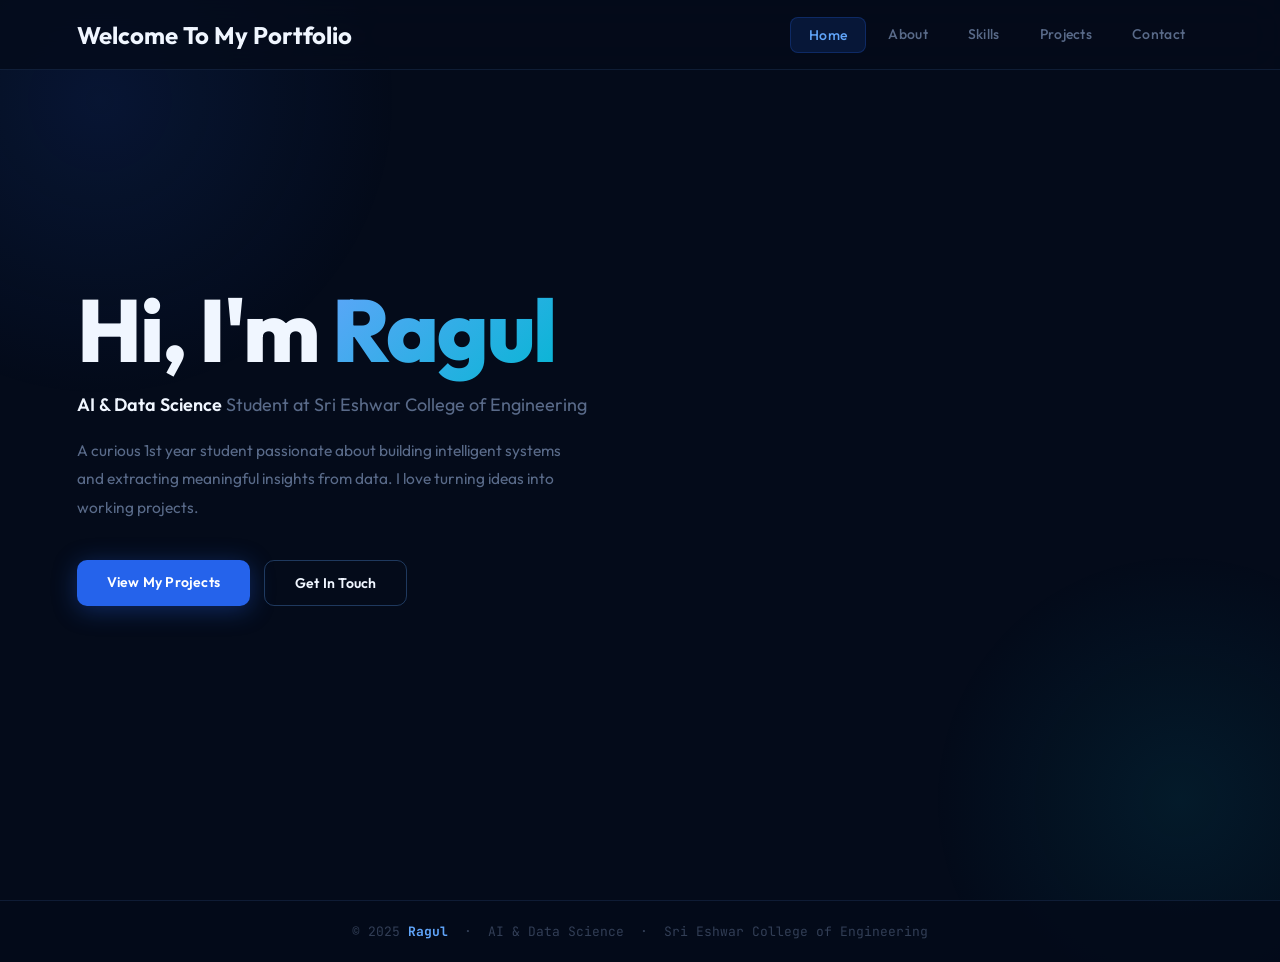
<file: port/index.html>
<!DOCTYPE html>
<html lang="en">
<head>
  <meta charset="UTF-8"/>
  <meta name="viewport" content="width=device-width, initial-scale=1.0"/>
  <title>Ragul | Home</title>
  <link rel="stylesheet" href="https://unpkg.com/aos@2.3.1/dist/aos.css"/>
  <link rel="stylesheet" href="style.css"/>
</head>
<body>
  <nav class="navbar">
    <h2>Welcome To My Portfolio</h2>
    <ul class="navbar__links">
      <li><a href="index.html">Home</a></li>
      <li><a href="about.html">About</a></li>
      <li><a href="skills.html">Skills</a></li>
      <li><a href="projects.html">Projects</a></li>
      <li><a href="contact.html">Contact</a></li>
    </ul>
  </nav>

  <main class="page">


    <h1 class="home-heading" data-aos="fade-up" data-aos-delay="80">
      Hi, I'm  <span class="name">Ragul</span>
    </h1>

    <p class="home-role" data-aos="fade-up" data-aos-delay="160">
      <strong>AI &amp; Data Science</strong> Student at Sri Eshwar College of Engineering
    </p>

    <p class="home-desc" data-aos="fade-up" data-aos-delay="240">
      A curious 1st year student passionate about building intelligent systems and extracting meaningful insights from data. I love turning ideas into working projects.
    </p>

    <div class="home-btns" data-aos="fade-up" data-aos-delay="320">
      <a href="projects.html" class="btn btn-primary">View My Projects</a>
      <a href="contact.html"  class="btn btn-ghost">Get In Touch</a>
    </div>

  </main>

  <footer class="footer">
    &copy; 2025 <strong>Ragul</strong> &nbsp;&middot;&nbsp; AI &amp; Data Science &nbsp;&middot;&nbsp; Sri Eshwar College of Engineering
  </footer>

  <script src="https://unpkg.com/aos@2.3.1/dist/aos.js"></script>
  <script src="app.js"></script>
</body>
</html>
</file>
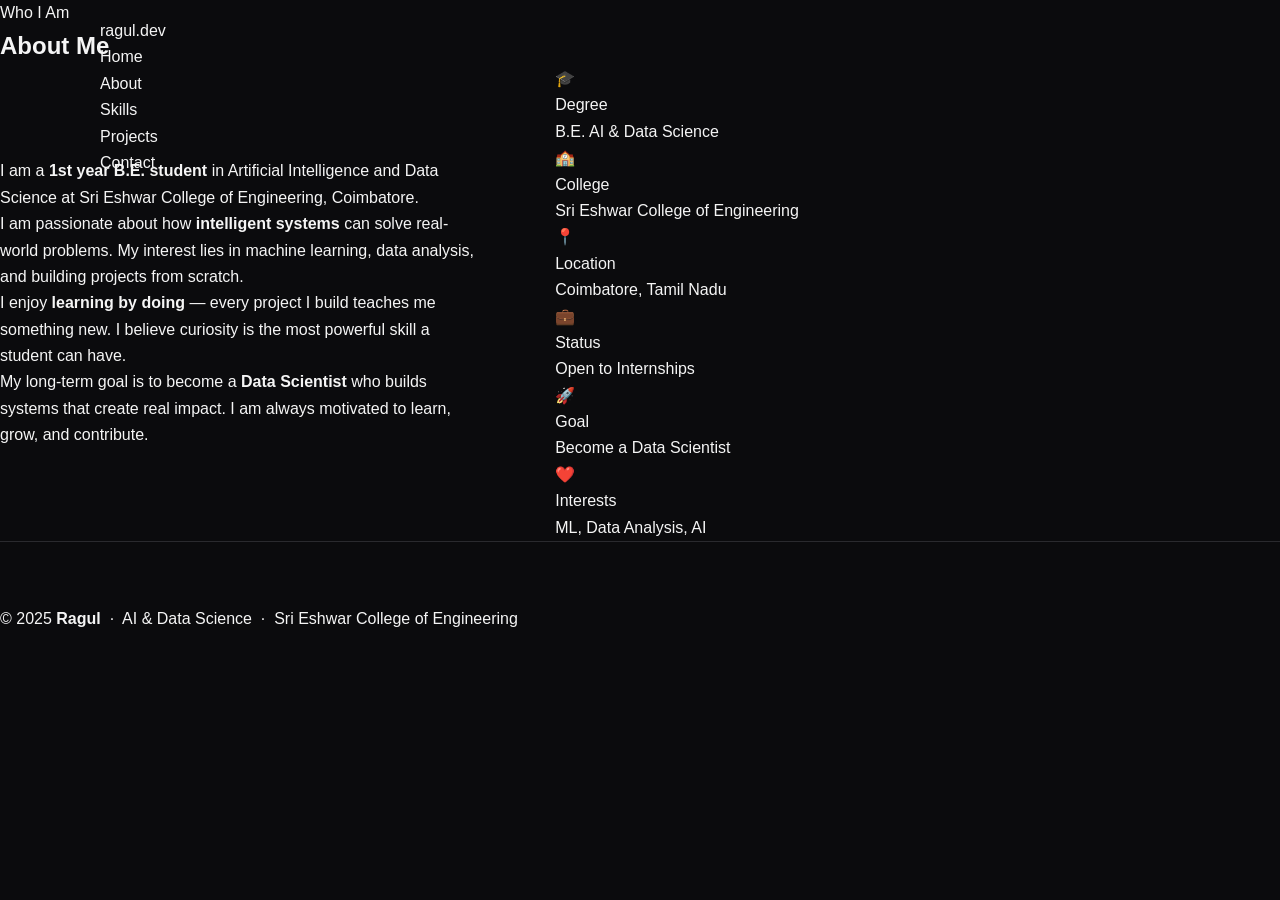
<file: about.html>
<!DOCTYPE html>
<html lang="en">
<head>
  <meta charset="UTF-8"/>
  <meta name="viewport" content="width=device-width, initial-scale=1.0"/>
  <title>Ragul | About</title>
  <link rel="stylesheet" href="https://unpkg.com/aos@2.3.1/dist/aos.css"/>
  <link rel="stylesheet" href="style.css"/>
</head>
<body>

  <nav class="navbar">
    <a href="index.html" class="navbar__logo">ragul<span class="dot">.</span>dev</a>
    <ul class="navbar__links">
      <li><a href="index.html">Home</a></li>
      <li><a href="about.html">About</a></li>
      <li><a href="skills.html">Skills</a></li>
      <li><a href="projects.html">Projects</a></li>
      <li><a href="contact.html">Contact</a></li>
    </ul>
  </nav>

  <main class="page">

    <p class="section-tag" data-aos="fade-right">Who I Am</p>
    <h2 class="section-heading" data-aos="fade-up" data-aos-delay="80">
      About <span>Me</span>
    </h2>

    <div class="about-grid">

      <div class="glass-card" data-aos="fade-right" data-aos-delay="150">
        <p class="about-text">
          I am a <strong>1st year B.E. student</strong> in Artificial Intelligence and Data Science at Sri Eshwar College of Engineering, Coimbatore.
        </p>
        <p class="about-text">
          I am passionate about how <strong>intelligent systems</strong> can solve real-world problems. My interest lies in machine learning, data analysis, and building projects from scratch.
        </p>
        <p class="about-text">
          I enjoy <strong>learning by doing</strong> — every project I build teaches me something new. I believe curiosity is the most powerful skill a student can have.
        </p>
        <p class="about-text">
          My long-term goal is to become a <strong>Data Scientist</strong> who builds systems that create real impact. I am always motivated to learn, grow, and contribute.
        </p>
      </div>

      <div data-aos="fade-left" data-aos-delay="250">
        <div class="info-list">

          <div class="info-row">
            <span class="info-icon">🎓</span>
            <div>
              <div class="info-label">Degree</div>
              <div class="info-value">B.E. AI &amp; Data Science</div>
            </div>
          </div>

          <div class="info-row">
            <span class="info-icon">🏫</span>
            <div>
              <div class="info-label">College</div>
              <div class="info-value">Sri Eshwar College of Engineering</div>
            </div>
          </div>

          <div class="info-row">
            <span class="info-icon">📍</span>
            <div>
              <div class="info-label">Location</div>
              <div class="info-value">Coimbatore, Tamil Nadu</div>
            </div>
          </div>

          <div class="info-row">
            <span class="info-icon">💼</span>
            <div>
              <div class="info-label">Status</div>
              <div class="info-value">Open to Internships</div>
            </div>
          </div>

          <div class="info-row">
            <span class="info-icon">🚀</span>
            <div>
              <div class="info-label">Goal</div>
              <div class="info-value">Become a Data Scientist</div>
            </div>
          </div>

          <div class="info-row">
            <span class="info-icon">❤️</span>
            <div>
              <div class="info-label">Interests</div>
              <div class="info-value">ML, Data Analysis, AI</div>
            </div>
          </div>

        </div>
      </div>

    </div>

  </main>

  <footer class="footer">
    &copy; 2025 <strong>Ragul</strong> &nbsp;&middot;&nbsp; AI &amp; Data Science &nbsp;&middot;&nbsp; Sri Eshwar College of Engineering
  </footer>

  <script src="https://unpkg.com/aos@2.3.1/dist/aos.js"></script>
  <script src="app.js"></script>
</body>
</html>
</file>
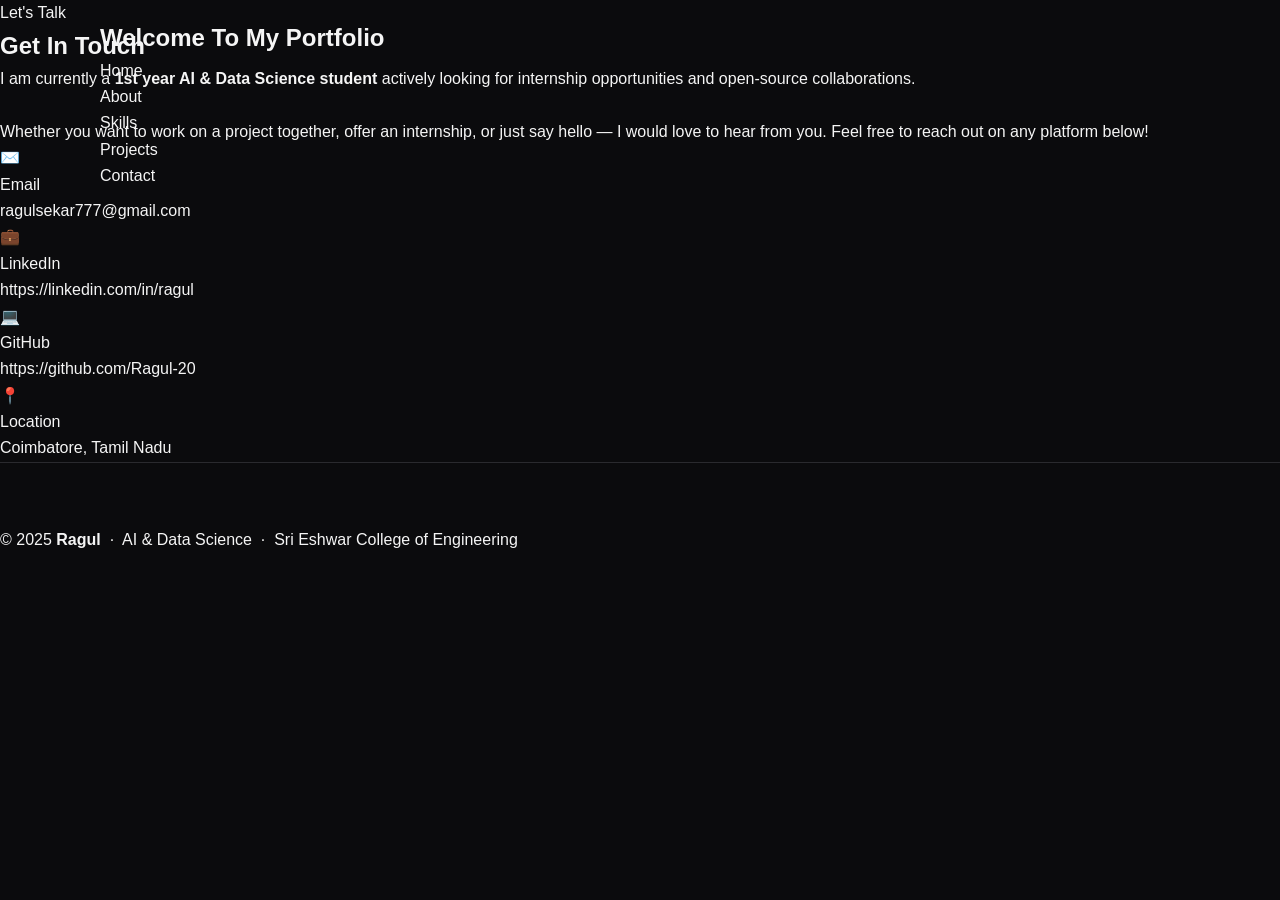
<file: contact.html>
<!DOCTYPE html>
<html lang="en">
<head>
  <meta charset="UTF-8"/>
  <meta name="viewport" content="width=device-width, initial-scale=1.0"/>
  <title>Ragul | Contact</title>
  <link rel="stylesheet" href="https://unpkg.com/aos@2.3.1/dist/aos.css"/>
  <link rel="stylesheet" href="style.css"/>
</head>
<body>

  <nav class="navbar">
    <h2>Welcome To My Portfolio</h2>
    <ul class="navbar__links">
      <li><a href="index.html">Home</a></li>
      <li><a href="about.html">About</a></li>
      <li><a href="skills.html">Skills</a></li>
      <li><a href="projects.html">Projects</a></li>
      <li><a href="contact.html">Contact</a></li>
    </ul>
  </nav>

  <main class="page">

    <p class="section-tag" data-aos="fade-right">Let's Talk</p>
    <h2 class="section-heading" data-aos="fade-up" data-aos-delay="80">
      Get In <span>Touch</span>
    </h2>

    <div class="contact-wrapper">

      <div class="glass-card" data-aos="fade-right" data-aos-delay="160">
        <p class="contact-intro">
          I am currently a <strong>1st year AI &amp; Data Science student</strong> actively looking for internship opportunities and open-source collaborations.<br><br>
          Whether you want to work on a project together, offer an internship, or just say hello — I would love to hear from you. Feel free to reach out on any platform below!
        </p>
      </div>

      <div class="contact-links" data-aos="fade-left" data-aos-delay="260">

        <a href="mailto:ragul@example.com" class="contact-link">
          <span class="contact-link__icon">✉️</span>
          <div>
            <div class="contact-link__label">Email</div>
            <div class="contact-link__value">ragulsekar777@gmail.com</div>
          </div>
        </a>

        <a href="https://www.linkedin.com/in/ragul-s-776816381/" target="_blank" class="contact-link">
          <span class="contact-link__icon">💼</span>
          <div>
            <div class="contact-link__label">LinkedIn</div>
            <div class="contact-link__value">https://linkedin.com/in/ragul</div>
          </div>
        </a>

        <a href="https://github.com/Ragul-20" target="_blank" class="contact-link">
          <span class="contact-link__icon">💻</span>
          <div>
            <div class="contact-link__label">GitHub</div>
            <div class="contact-link__value">https://github.com/Ragul-20</div>
          </div>
        </a>

        <a href="#" class="contact-link">
          <span class="contact-link__icon">📍</span>
          <div>
            <div class="contact-link__label">Location</div>
            <div class="contact-link__value">Coimbatore, Tamil Nadu</div>
          </div>
        </a>

      </div>

    </div>

  </main>

  <footer class="footer">
    &copy; 2025 <strong>Ragul</strong> &nbsp;&middot;&nbsp; AI &amp; Data Science &nbsp;&middot;&nbsp; Sri Eshwar College of Engineering
  </footer>

  <script src="https://unpkg.com/aos@2.3.1/dist/aos.js"></script>
  <script src="app.js"></script>
</body>
</html>
</file>
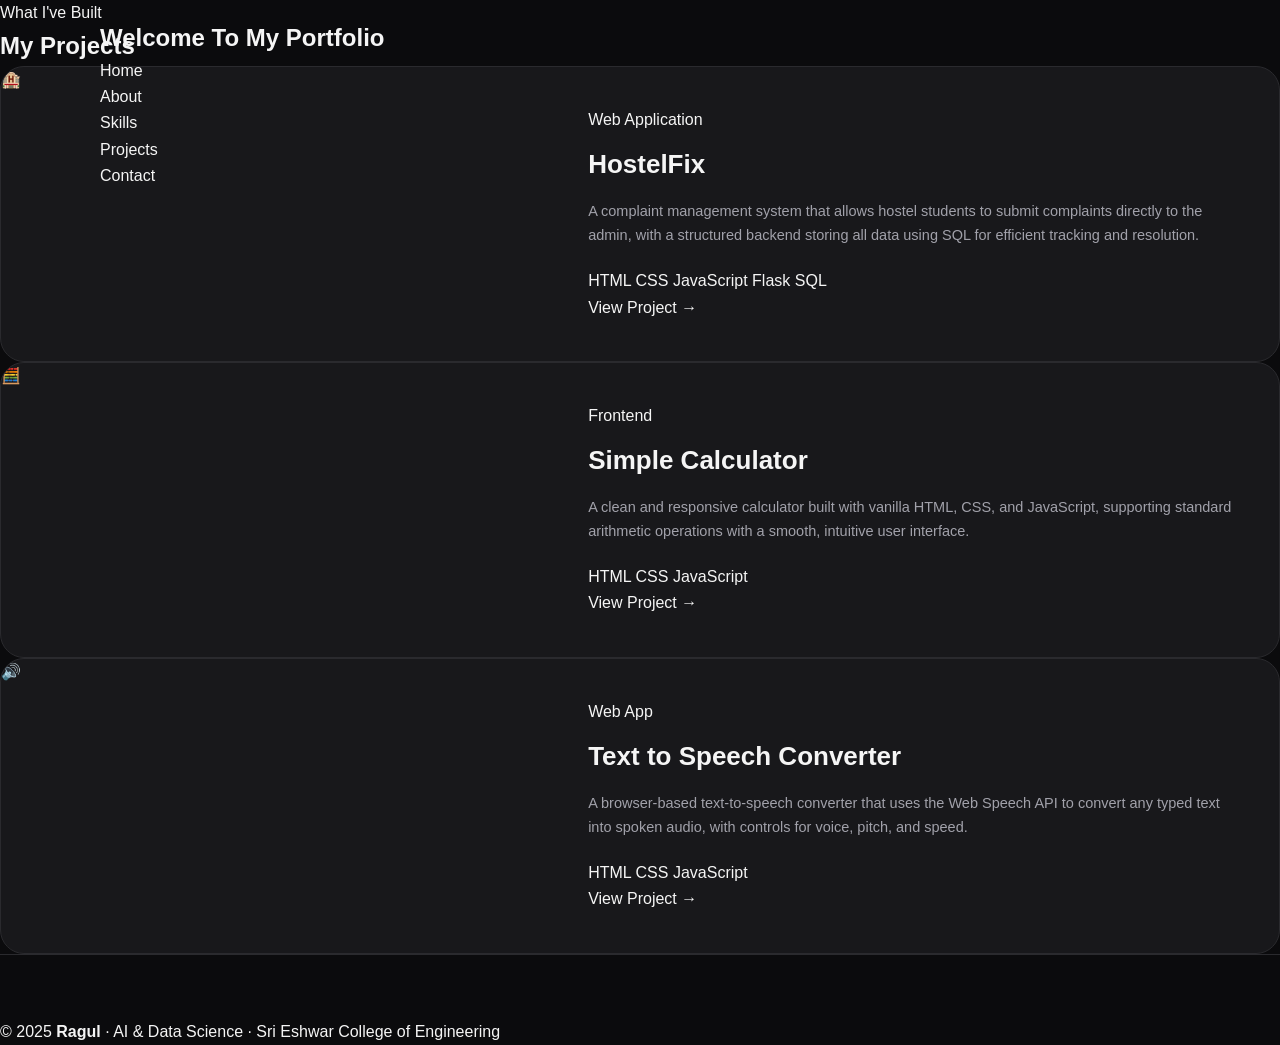
<file: projects.html>
<!DOCTYPE html>
<html lang="en">
<head>
  <meta charset="UTF-8"/>
  <meta name="viewport" content="width=device-width, initial-scale=1.0"/>
  <title>Ragul | Projects</title>
  <link rel="stylesheet" href="https://unpkg.com/aos@2.3.1/dist/aos.css"/>
  <link rel="stylesheet" href="style.css"/>
</head>
<body>
  <nav class="navbar">
    <h2>Welcome To My Portfolio</h2>
    <ul class="navbar__links">
      <li><a href="index.html">Home</a></li>
      <li><a href="about.html">About</a></li>
      <li><a href="skills.html">Skills</a></li>
      <li><a href="projects.html">Projects</a></li>
      <li><a href="contact.html">Contact</a></li>
    </ul>
  </nav>
  <main class="page">
    <p class="section-tag" data-aos="fade-right">What I've Built</p>
    <h2 class="section-heading" data-aos="fade-up" data-aos-delay="80">
      My <span>Projects</span>
    </h2>
    <div class="projects-grid">
 
      <!-- Project 1: HostelFix -->
      <div class="project-card" data-aos="fade-up" data-aos-delay="100">
        <div class="project-thumb thumb-blue">🏨</div>
        <div class="project-body">
          <div class="project-category">Web Application</div>
          <h3 class="project-title">HostelFix</h3>
          <p class="project-desc">A complaint management system that allows hostel students to submit complaints directly to the admin, with a structured backend storing all data using SQL for efficient tracking and resolution.</p>
          <div class="project-tags">
            <span class="project-tag">HTML</span>
            <span class="project-tag">CSS</span>
            <span class="project-tag">JavaScript</span>
            <span class="project-tag">Flask</span>
            <span class="project-tag">SQL</span>
          </div>
          <a href="https://github.com/Ragul-20/Hostel_Fix" class="project-link" target="_blank" rel="noopener noreferrer">View Project <span>→</span></a>
        </div>
      </div>
 
      <!-- Project 2: Simple Calculator -->
      <div class="project-card" data-aos="fade-up" data-aos-delay="220">
        <div class="project-thumb thumb-cyan">🧮</div>
        <div class="project-body">
          <div class="project-category">Frontend</div>
          <h3 class="project-title">Simple Calculator</h3>
          <p class="project-desc">A clean and responsive calculator built with vanilla HTML, CSS, and JavaScript, supporting standard arithmetic operations with a smooth, intuitive user interface.</p>
          <div class="project-tags">
            <span class="project-tag">HTML</span>
            <span class="project-tag">CSS</span>
            <span class="project-tag">JavaScript</span>
          </div>
          <a href="https://github.com/Ragul-20/simple-calculator" class="project-link" target="_blank" rel="noopener noreferrer">View Project <span>→</span></a>
        </div>
      </div>
 
      <!-- Project 3: Text to Speech Converter -->
      <div class="project-card" data-aos="fade-up" data-aos-delay="340">
        <div class="project-thumb thumb-teal">🔊</div>
        <div class="project-body">
          <div class="project-category">Web App</div>
          <h3 class="project-title">Text to Speech Converter</h3>
          <p class="project-desc">A browser-based text-to-speech converter that uses the Web Speech API to convert any typed text into spoken audio, with controls for voice, pitch, and speed.</p>
          <div class="project-tags">
            <span class="project-tag">HTML</span>
            <span class="project-tag">CSS</span>
            <span class="project-tag">JavaScript</span>
          </div>
          <a href="https://github.com/Ragul-20/Text-to-speech-convertor" class="project-link" target="_blank" rel="noopener noreferrer">View Project <span>→</span></a>
        </div>
      </div>
 
    </div>
  </main>
  <footer class="footer">
    © 2025 <strong>Ragul</strong>  ·  AI & Data Science  ·  Sri Eshwar College of Engineering
  </footer>
  <script src="https://unpkg.com/aos@2.3.1/dist/aos.js"></script>
  <script src="app.js"></script>
</body>
</html>
</file>
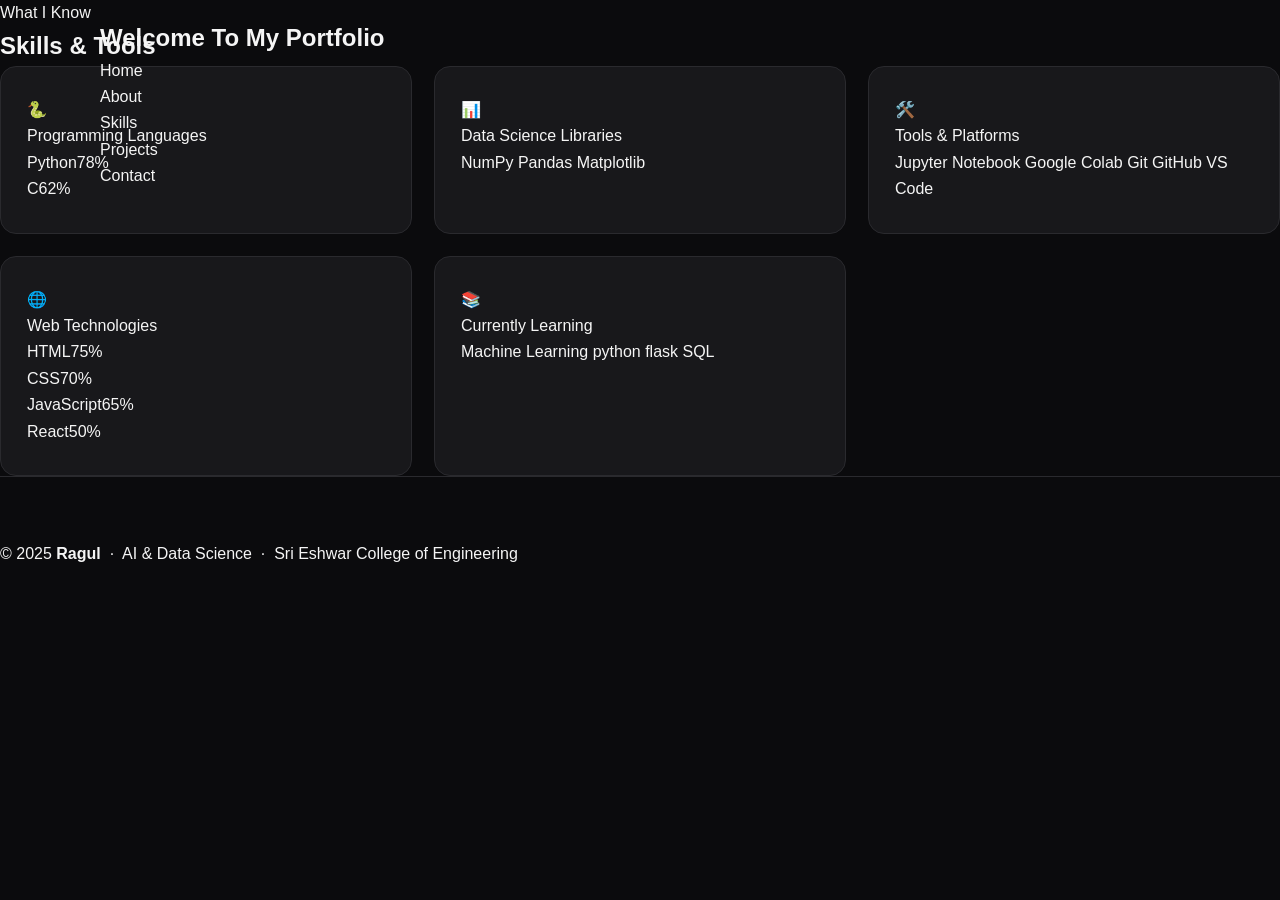
<file: skills.html>
<!DOCTYPE html>
<html lang="en">
<head>
  <meta charset="UTF-8"/>
  <meta name="viewport" content="width=device-width, initial-scale=1.0"/>
  <title>Ragul | Skills</title>
  <link rel="stylesheet" href="https://unpkg.com/aos@2.3.1/dist/aos.css"/>
  <link rel="stylesheet" href="style.css"/>
</head>
<body>

  <nav class="navbar">
    <h2>Welcome To My Portfolio</h2>
    <ul class="navbar__links">
      <li><a href="index.html">Home</a></li>
      <li><a href="about.html">About</a></li>
      <li><a href="skills.html">Skills</a></li>
      <li><a href="projects.html">Projects</a></li>
      <li><a href="contact.html">Contact</a></li>
    </ul>
  </nav>

  <main class="page">

    <p class="section-tag" data-aos="fade-right">What I Know</p>
    <h2 class="section-heading" data-aos="fade-up" data-aos-delay="80">
      Skills <span>&amp;</span> Tools
    </h2>

    <div class="skills-grid">

      <div class="skill-card" data-aos="fade-up" data-aos-delay="100">
        <div class="skill-card__icon">🐍</div>
        <div class="skill-card__title">Programming Languages</div>
        <div class="bar">
          <div class="bar__row"><span>Python</span><span>78%</span></div>
          <div class="bar__track"><div class="bar__fill" data-w="78"></div></div>
        </div>
        <div class="bar">
          <div class="bar__row"><span>C</span><span>62%</span></div>
          <div class="bar__track"><div class="bar__fill" data-w="62"></div></div>
        </div>
      </div>

      <div class="skill-card" data-aos="fade-up" data-aos-delay="200">
        <div class="skill-card__icon">📊</div>
        <div class="skill-card__title">Data Science Libraries</div>
        <div class="chip-group">
          <span class="chip">NumPy</span>
          <span class="chip">Pandas</span>
          <span class="chip">Matplotlib</span>
        </div>
      </div>

      <div class="skill-card" data-aos="fade-up" data-aos-delay="300">
        <div class="skill-card__icon">🛠️</div>
        <div class="skill-card__title">Tools &amp; Platforms</div>
        <div class="chip-group">
          <span class="chip">Jupyter Notebook</span>
          <span class="chip">Google Colab</span>
          <span class="chip">Git</span>
          <span class="chip">GitHub</span>
          <span class="chip">VS Code</span>
        </div>
      </div>
      <!-- NEW card: Web Technologies -->
<div class="skill-card" data-aos="fade-up" data-aos-delay="150">
  <div class="skill-card__icon">🌐</div>
  <div class="skill-card__title">Web Technologies</div>
  <div class="bar">
    <div class="bar__row"><span>HTML</span><span>75%</span></div>
    <div class="bar__track"><div class="bar__fill" data-w="75"></div></div>
  </div>
  <div class="bar">
    <div class="bar__row"><span>CSS</span><span>70%</span></div>
    <div class="bar__track"><div class="bar__fill" data-w="70"></div></div>
  </div>
  <div class="bar">
    <div class="bar__row"><span>JavaScript</span><span>65%</span></div>
    <div class="bar__track"><div class="bar__fill" data-w="65"></div></div>
  </div>
  <div class="bar">
    <div class="bar__row"><span>React</span><span>50%</span></div>
    <div class="bar__track"><div class="bar__fill" data-w="50"></div></div>
  </div>
</div>

      <div class="skill-card" data-aos="fade-up" data-aos-delay="400">
        <div class="skill-card__icon">📚</div>
        <div class="skill-card__title">Currently Learning</div>
        <div class="chip-group">
          <span class="chip">Machine Learning</span>
          <span class="chip">python flask</span>
          <span class="chip">SQL</span>
        </div>
      </div>

    </div>

  </main>

  <footer class="footer">
    &copy; 2025 <strong>Ragul</strong> &nbsp;&middot;&nbsp; AI &amp; Data Science &nbsp;&middot;&nbsp; Sri Eshwar College of Engineering
  </footer>

  <script src="https://unpkg.com/aos@2.3.1/dist/aos.js"></script>
  <script src="app.js"></script>
</body>
</html>
</file>
<file: style.css>
/* ==========================================================================
   Ragul S — Portfolio Stylesheet (Premium Enhancement Pass)
   ========================================================================== */

/* ---------- Tokens ---------- */
:root{
  --bg-primary: #0B0B0D;
  --bg-secondary: #121214;
  --bg-elevated: #18181B;
  --nav-bg: rgba(18,18,20,.78);
  --accent: #FF7A45;
  --accent-soft: #FF925F;
  --accent-deep: #FF925F;
  --accent-warm: #FF7A45;
  --accent-warm-soft: #FF925F;
  --text-primary: #F5F5F5;
  --text-secondary: #A1A1AA;
  --text-tertiary: #71717A;
  --border: #2A2A2E;
  --border-strong: #3A3A40;
  --card: #18181B;
  --glow: rgba(255,122,69,0.35);
  --success: #34d399;
  --error: #f87171;

  --font-heading: 'Space Grotesk', sans-serif;
  --font-body: 'Inter', sans-serif;
  --font-mono: 'JetBrains Mono', monospace;

  --container: 1200px;
  --radius-sm: 10px;
  --radius-md: 16px;
  --radius-lg: 24px;

  --ease: cubic-bezier(.22,1,.36,1);
  --ease-soft: cubic-bezier(.4,0,.2,1);
}

/* ---------- Reset ---------- */
*, *::before, *::after{ box-sizing: border-box; margin:0; padding:0; }
html{ scroll-behavior:smooth; }
body{
  background: var(--bg-primary);
  color: var(--text-primary);
  font-family: var(--font-body);
  font-weight: 400;
  line-height: 1.65;
  overflow-x: hidden;
  -webkit-font-smoothing: antialiased;
}
img{ max-width:100%; display:block; }
a{ color:inherit; text-decoration:none; }
ul{ list-style:none; }
button{ font: inherit; border:none; background:none; cursor:pointer; color:inherit; }
input, textarea{ font: inherit; color: inherit; }
svg{ display:block; }

::selection{ background: var(--glow); color:#fff; }

@media (prefers-reduced-motion: reduce){
  *{ animation-duration: .001ms !important; animation-iteration-count: 1 !important; transition-duration: .001ms !important; scroll-behavior:auto !important; }
}

/* ---------- Layout helpers ---------- */
.section-inner{ max-width: var(--container); margin: 0 auto; padding: 0 32px; }
section{ position: relative; padding: 140px 0; }
@media (max-width: 768px){ section{ padding: 96px 0; } }

.section-eyebrow{
  display:flex; align-items:center; gap:10px;
  font-family: var(--font-mono); font-size: 13px; letter-spacing: .12em; text-transform:uppercase;
  color: var(--accent-soft); margin-bottom: 18px;
}
.eyebrow-line{ width:28px; height:1px; background: var(--accent-soft); display:inline-block; }

.section-title{
  font-family: var(--font-heading); font-weight: 600;
  font-size: clamp(28px, 4vw, 44px); line-height: 1.2; letter-spacing: -0.01em;
  margin-bottom: 20px;
}
.section-title.center{ text-align:center; max-width: 760px; margin-left:auto; margin-right:auto; }
.section-subtitle{ text-align:center; max-width: 560px; margin: 0 auto 64px; color: var(--text-secondary); font-size: 16px; }

.text-gradient{
  background: linear-gradient(120deg, var(--accent-warm), var(--accent-soft));
  -webkit-background-clip: text; background-clip: text; color: transparent;
}

/* ---------- Buttons ---------- */
.btn{
  display:inline-flex; align-items:center; justify-content:center; gap:9px;
  font-family: var(--font-body); font-weight: 600; font-size: 14.5px;
  padding: 14px 26px; border-radius: 999px;
  transition: transform .35s var(--ease), box-shadow .35s var(--ease), background .3s, border-color .3s, color .3s;
  white-space: nowrap; position:relative;
}
.btn svg{ transition: transform .3s var(--ease); }
.btn-primary{
  background: var(--accent);
  color: var(--bg-primary); box-shadow: 0 8px 24px -8px rgba(255,122,69,.55);
}
.btn-primary:hover{ background: var(--accent-soft); transform: translateY(-2px); box-shadow: 0 14px 32px -10px rgba(255,122,69,.7); }
.btn-primary:hover svg{ transform: translateX(3px); }

.btn-secondary{
  background: var(--card); border: 1px solid var(--border); color: var(--text-primary);
  backdrop-filter: blur(10px);
}
.btn-secondary:hover{ border-color: var(--accent-soft); background: rgba(255,122,69,.08); transform: translateY(-2px); }

.btn-ghost{ color: var(--text-secondary); border: 1px solid transparent; }
.btn-ghost:hover{ color: var(--text-primary); }
.btn-resume:hover .resume-icon svg{ transform: translateY(1px); }
.resume-icon{ display:flex; }

.btn-sm{ padding: 10px 18px; font-size: 13px; }

/* ---------- Loader ---------- */
.loader{
  position: fixed; inset:0; z-index: 10000; background: var(--bg-primary);
  display:flex; align-items:center; justify-content:center;
  transition: opacity .7s var(--ease), filter .7s var(--ease), visibility .7s;
}
.loader.hidden{ opacity:0; filter: blur(12px); visibility:hidden; }
.loader-inner{ text-align:center; }
.loader-name{
  font-family: var(--font-heading); font-size: 26px; letter-spacing: .02em; font-weight:600;
  display:block; margin-bottom: 22px; opacity:0; animation: loaderFade .8s var(--ease) forwards .1s;
}
.loader-bracket{ color: var(--accent-soft); }
.loader-bar{ width: 220px; height:2px; background: var(--border); margin: 0 auto; overflow:hidden; border-radius: 2px; }
.loader-progress{ height:100%; width:0%; background: linear-gradient(90deg, var(--accent), var(--accent-soft)); }
.loader-tag{
  display:block; margin-top:16px; font-family: var(--font-mono); font-size:11px; color: var(--text-tertiary);
  opacity:0; animation: loaderFade .8s var(--ease) forwards .3s;
}
@keyframes loaderFade{ to{ opacity:1; } }

/* ---------- Scroll progress ---------- */
.scroll-progress{
  position: fixed; top:0; left:0; height: 2px; width:0%;
  background: linear-gradient(90deg, var(--accent), var(--accent-soft)); z-index: 1001;
}

/* ---------- Navbar: floating glass pill, clearly separated from content ---------- */
.navbar{
  position: fixed; top: 18px; left: 50%; transform: translateX(-50%);
  z-index: 1000; width: min(94%, 1080px);
  transition: transform .5s var(--ease), top .4s var(--ease);
}
.navbar.nav-hidden{ transform: translateX(-50%) translateY(-140%); }

.nav-inner{
  display:flex; align-items:center; justify-content:space-between; gap: 24px;
  padding: 12px 14px 12px 20px; border-radius: 999px;
  background: var(--nav-bg);
  border: 1px solid var(--border-strong);
  backdrop-filter: blur(20px) saturate(160%);
  box-shadow: 0 12px 40px -18px rgba(0,0,0,.6), 0 0 0 1px rgba(255,255,255,.02) inset;
  transition: background .4s, box-shadow .4s;
}
.navbar.scrolled .nav-inner{
  background: rgba(11,11,13,.9);
  box-shadow: 0 16px 46px -16px rgba(0,0,0,.7), 0 0 24px -8px rgba(255,122,69,.25);
}

.nav-logo{ display:flex; align-items:center; gap:9px; }
.logo-mark{
  display:flex; align-items:center; justify-content:center;
  width: 30px; height:30px; border-radius: 9px;
  background: rgba(255,122,69,.12); border: 1px solid rgba(255,146,95,.25);
  transition: transform .4s var(--ease), border-color .3s;
}
.nav-logo:hover .logo-mark{ transform: rotate(-8deg) scale(1.08); border-color: var(--accent-soft); }
.logo-text{
  font-family: var(--font-heading); font-weight:700; font-size: 18px; letter-spacing: -.01em;
}
.logo-dot{ color: var(--accent-soft); }

.nav-links{ display:flex; align-items:center; gap: 6px; }
.nav-link{
  font-size: 13.5px; color: var(--text-secondary); font-weight:500;
  padding: 9px 16px; border-radius: 999px; position:relative;
  transition: color .3s, background .3s;
}
.nav-link:hover{ color: var(--text-primary); background: rgba(255,255,255,.05); }
.nav-link.active{ color: var(--text-primary); background: rgba(255,122,69,.16); }

.nav-actions{ display:flex; align-items:center; gap: 10px; }
.nav-cta{ font-size:13px; padding: 10px 18px; }

.hamburger{
  display:none; flex-direction:column; justify-content:center; align-items:center; gap:5px;
  width: 38px; height: 38px; border-radius: 50%;
  background: rgba(255,255,255,.05); border: 1px solid var(--border);
}
.hamburger span{ width:16px; height:1.6px; background: var(--text-primary); transition: transform .35s var(--ease), opacity .3s; border-radius: 2px; }
.hamburger.active{ background: rgba(255,122,69,.18); border-color: rgba(255,146,95,.4); }
.hamburger.active span:nth-child(1){ transform: translateY(6.6px) rotate(45deg); }
.hamburger.active span:nth-child(2){ opacity:0; }
.hamburger.active span:nth-child(3){ transform: translateY(-6.6px) rotate(-45deg); }

@media (max-width: 900px){
  .nav-links, .nav-cta{ display:none; }
  .hamburger{ display:flex; }
}

/* ---------- Mobile menu: full-screen glass overlay ---------- */
.mobile-menu{
  position: fixed; inset:0; z-index: 999;
  visibility: hidden; opacity:0;
  display:flex; flex-direction:column; justify-content:center;
  transition: opacity .5s var(--ease), visibility .5s;
}
.mobile-menu.open{ visibility: visible; opacity:1; }
.mobile-menu-bg{
  position:absolute; inset:0;
  background: rgba(11,11,13,.88); backdrop-filter: blur(26px) saturate(160%);
}
.mobile-menu-links{
  position:relative; z-index:1; display:flex; flex-direction:column; gap: 6px;
  padding: 0 32px;
}
.mobile-menu-links a{
  display:flex; align-items:baseline; gap: 16px;
  padding: 14px 4px; font-family: var(--font-heading); font-size: clamp(28px, 8vw, 40px); font-weight:600;
  color: var(--text-secondary);
  opacity:0; transform: translateY(24px);
  transition: color .3s, opacity .5s var(--ease), transform .5s var(--ease);
}
.mobile-menu.open .mobile-menu-links a{ opacity:1; transform: translateY(0); }
.mobile-menu.open .mobile-menu-links a:nth-child(1){ transition-delay: .08s; }
.mobile-menu.open .mobile-menu-links a:nth-child(2){ transition-delay: .14s; }
.mobile-menu.open .mobile-menu-links a:nth-child(3){ transition-delay: .2s; }
.mobile-menu.open .mobile-menu-links a:nth-child(4){ transition-delay: .26s; }
.mobile-menu.open .mobile-menu-links a:nth-child(5){ transition-delay: .32s; }
.mobile-menu.open .mobile-menu-links a:nth-child(6){ transition-delay: .38s; }
.mobile-menu-links a.active, .mobile-menu-links a:hover{ color: var(--text-primary); }
.mm-index{ font-family: var(--font-mono); font-size: 13px; color: var(--accent-soft); }

.mobile-menu-footer{
  position:relative; z-index:1; padding: 40px 32px; display:flex; flex-direction: column; gap: 16px;
  border-top: 1px solid var(--border); margin-top: 40px;
}
.mobile-menu-footer > a{ font-size: 14px; color: var(--accent-soft); }
.mobile-menu-social{ display:flex; gap: 20px; }
.mobile-menu-social a{ font-size: 13px; color: var(--text-secondary); }

/* ---------- Hero ---------- */
.hero{ min-height: 100vh; display:flex; flex-direction:column; justify-content:center; padding-top: 150px; padding-bottom: 80px; }
.hero-bg{ position:absolute; inset:0; overflow:hidden; z-index:0; }
.grid-overlay{
  position:absolute; inset:0;
  background-image: linear-gradient(rgba(255,255,255,.025) 1px, transparent 1px), linear-gradient(90deg, rgba(255,255,255,.025) 1px, transparent 1px);
  background-size: 64px 64px;
  mask-image: radial-gradient(ellipse 70% 60% at 50% 30%, black 20%, transparent 75%);
}
.glow{ position:absolute; border-radius:50%; filter: blur(100px); opacity:.5; }
.glow-1{ width:560px; height:560px; background: radial-gradient(circle, rgba(255,122,69,.5), rgba(255,122,69,.25) 55%, transparent 75%); top:-180px; right:-140px; animation: floatSlow 12s ease-in-out infinite; }
.glow-2{ width:400px; height:400px; background: rgba(255,122,69,.12); bottom:-140px; left:-100px; animation: floatSlow 14s ease-in-out infinite reverse; }
@keyframes floatSlow{ 0%,100%{ transform: translate(0,0);} 50%{ transform: translate(30px,-20px);} }

.hero-inner{ position: relative; z-index:1; display:grid; grid-template-columns: 1.1fr .9fr; gap: 64px; align-items:center; }

.availability-badge{
  display:inline-flex; align-items:center; gap:9px;
  font-size:13px; font-weight:500; color: var(--accent-warm-soft);
  padding: 9px 16px; border-radius: 999px;
  background: rgba(255,122,69,.08); border:1px solid rgba(255,122,69,.22);
  margin-bottom: 18px;
}
.pulse-dot{
  width:7px; height:7px; border-radius:50%; background: var(--accent-warm);
  animation: pulse 2s infinite;
}
@keyframes pulse{ 0%{ box-shadow:0 0 0 0 rgba(255,122,69,.5);} 70%{ box-shadow:0 0 0 8px rgba(255,122,69,0);} 100%{ box-shadow:0 0 0 0 rgba(255,122,69,0);} }

.hero-kicker{
  font-family: var(--font-heading); font-size: 17px; font-weight: 500; color: var(--text-secondary);
  margin-bottom: 14px;
}
.kicker-wave{ display:inline-block; animation: wave 2.4s ease-in-out infinite; transform-origin: 70% 70%; }
@keyframes wave{ 0%,100%{ transform: rotate(0deg);} 15%{ transform: rotate(16deg);} 30%{ transform: rotate(-8deg);} 45%{ transform: rotate(14deg);} 60%{ transform: rotate(0deg);} }

.hero-role-tags{
  font-family: var(--font-mono); font-size: 12.5px; color: var(--text-secondary);
  letter-spacing: .04em; margin-bottom: 18px;
}
.tag-sep{ color: var(--accent-soft); margin: 0 6px; }

.hero-title{
  font-family: var(--font-heading); font-weight:600;
  font-size: clamp(28px, 3.6vw, 44px); line-height: 1.2; letter-spacing:-.015em;
  margin-bottom: 22px; max-width: 620px;
}
.hero-intro{ color: var(--text-secondary); font-size: 17px; max-width: 540px; margin-bottom: 14px; }
.hero-tagline{ font-family: var(--font-mono); font-size:14px; color: var(--accent-soft); min-height: 22px; margin-bottom: 34px; }
.typing-cursor{ animation: blink 1s step-start infinite; color: var(--accent-soft); }
@keyframes blink{ 50%{ opacity:0; } }

.hero-actions{ display:flex; flex-wrap:wrap; gap:14px; margin-bottom: 56px; }
.hero-stats{ display:flex; gap: 44px; flex-wrap:wrap; }
.hero-stat .counter, .hero-stat .stat-suffix{ font-family: var(--font-heading); font-size: 30px; font-weight:600; color: var(--text-primary); }
.hero-stat p{ font-size: 12.5px; color: var(--text-tertiary); margin-top: 4px; }

.hero-visual{ display:flex; align-items:center; justify-content:center; }
.orbit-scene{ position:relative; width: 400px; height:400px; max-width:100%; }
.core-orb{
  position:absolute; top:50%; left:50%; width:92px; height:92px; margin:-46px 0 0 -46px;
  border-radius:50%;
  background: radial-gradient(circle at 35% 30%, rgba(255,146,95,.95), rgba(255,122,69,.3) 60%, transparent 75%);
  border: 1px solid rgba(255,122,69,.35);
  display:flex; align-items:center; justify-content:center;
  font-family: var(--font-heading); font-weight:600; font-size: 15px; color:#fff;
  box-shadow: 0 0 60px rgba(255,122,69,.5);
  animation: breathe 4s ease-in-out infinite; z-index:2;
}
@keyframes breathe{ 0%,100%{ transform: scale(1);} 50%{ transform: scale(1.06);} }

.orbit-ring{ position:absolute; top:50%; left:50%; border:1px dashed rgba(255,255,255,.1); border-radius:50%; transform: translate(-50%,-50%); }
.ring-1{ width:220px; height:220px; animation: spin 18s linear infinite; }
.ring-2{ width:300px; height:300px; animation: spin 26s linear infinite reverse; }
.ring-3{ width:380px; height:380px; animation: spin 34s linear infinite; }
@keyframes spin{ from{ transform: translate(-50%,-50%) rotate(0deg);} to{ transform: translate(-50%,-50%) rotate(360deg);} }

.node{
  position:absolute; top:-16px; left:50%; margin-left:-16px;
  width:32px; height:32px; border-radius:50%;
  background: var(--bg-elevated); border:1px solid var(--border);
  display:flex; align-items:center; justify-content:center;
  font-family: var(--font-mono); font-size:10.5px; color: var(--accent-soft);
  box-shadow: 0 0 20px rgba(255,122,69,.25);
}
.neural-lines{ position:absolute; inset:0; width:100%; height:100%; opacity:.5; }
.n-line{ stroke: rgba(255,146,95,.3); stroke-width:1; stroke-dasharray: 4 4; animation: dash 6s linear infinite; }
@keyframes dash{ to{ stroke-dashoffset: -80; } }
.n-dot{ fill: var(--accent-soft); }

.particle{ position:absolute; width:4px; height:4px; border-radius:50%; background: var(--accent-soft); opacity:.7; }
.p1{ top:15%; left:20%; animation: floatParticle 7s ease-in-out infinite; }
.p2{ top:70%; left:15%; animation: floatParticle 9s ease-in-out infinite 1s; }
.p3{ top:20%; left:80%; animation: floatParticle 8s ease-in-out infinite .5s; }
.p4{ top:80%; left:75%; animation: floatParticle 6.5s ease-in-out infinite 1.5s; }
.p5{ top:50%; left:50%; animation: floatParticle 10s ease-in-out infinite 2s; }
@keyframes floatParticle{ 0%,100%{ transform: translate(0,0); opacity:.5;} 50%{ transform: translate(14px,-18px); opacity:1;} }

.scroll-cue{
  position: absolute; bottom: 28px; left:50%; transform: translateX(-50%);
  display:flex; flex-direction:column; align-items:center; gap:8px;
  font-family: var(--font-mono); font-size: 10.5px; letter-spacing:.1em; color: var(--text-tertiary); text-transform:uppercase;
}
.scroll-cue-line{ width:1px; height:32px; background: linear-gradient(var(--accent-soft), transparent); animation: scrollCue 2s ease-in-out infinite; }
@keyframes scrollCue{ 0%{ transform: scaleY(0); transform-origin: top;} 50%{ transform: scaleY(1); transform-origin: top;} 51%{ transform-origin: bottom;} 100%{ transform: scaleY(0); transform-origin: bottom;} }

@media (max-width: 980px){
  .hero-inner{ grid-template-columns: 1fr; }
  .hero-visual{ order:-1; margin-bottom: 20px; }
  .orbit-scene{ width: 280px; height:280px; }
}

/* ---------- About ---------- */
.about-grid{ display:grid; grid-template-columns: .8fr 1.2fr; gap: 72px; align-items:center; }
.about-visual{ display:flex; justify-content:center; }
.profile-card{ position: relative; width: 300px; height: 340px; }
.profile-frame{
  position:relative; width:100%; height:100%; border-radius: var(--radius-lg);
  background: linear-gradient(160deg, rgba(255,122,69,.12), rgba(255,255,255,.02));
  border: 1px solid var(--border); overflow:hidden;
  display:flex; align-items:center; justify-content:center;
}
.profile-placeholder{ color: var(--accent-soft); opacity:.65; }
.profile-scan{
  position:absolute; left:0; right:0; height: 2px;
  background: linear-gradient(90deg, transparent, var(--accent-soft), transparent);
  animation: scan 3.4s ease-in-out infinite;
}
@keyframes scan{ 0%{ top:6%; } 50%{ top:92%; } 100%{ top:6%; } }

.badge{
  position:absolute; padding: 7px 13px; border-radius: 999px;
  background: rgba(18,18,20,.9); border:1px solid var(--border);
  font-family: var(--font-mono); font-size:11.5px; color: var(--accent-soft);
  backdrop-filter: blur(6px);
  animation: floatBadge 6s ease-in-out infinite; animation-delay: var(--delay, 0s);
}
.badge-python{ top: -8px; left: -30px; }
.badge-ai{ top: 30px; right: -36px; }
.badge-ml{ bottom: 90px; left: -46px; }
.badge-yolo{ bottom: 40px; right: -30px; }
.badge-flask{ top: 130px; left: -52px; }
.badge-cv{ top: 160px; right: -44px; }
.badge-git{ bottom: -12px; left: 40px; }
@keyframes floatBadge{ 0%,100%{ transform: translateY(0);} 50%{ transform: translateY(-8px);} }

.about-content p{ color: var(--text-secondary); margin-bottom: 16px; font-size: 15.5px; }
.about-content p strong{ color: var(--text-primary); font-weight:600; }

.about-highlights{ margin-top: 36px; display:flex; flex-direction:column; gap: 22px; }
.highlight-item{ display:flex; gap:18px; align-items:flex-start; }
.highlight-num{ font-family: var(--font-mono); font-size:13px; color: var(--accent-soft); border: 1px solid var(--border); border-radius:8px; padding: 6px 9px; flex-shrink:0; }
.highlight-item h4{ font-family: var(--font-heading); font-size:16px; margin-bottom:4px; }
.highlight-item p{ color: var(--text-secondary); font-size: 14.5px; }

@media (max-width: 900px){
  .about-grid{ grid-template-columns: 1fr; }
  .about-visual{ margin-bottom: 40px; }
  .profile-card{ width: 260px; height: 300px; }
}

/* ---------- Skills ---------- */
.skills-grid{ display:grid; grid-template-columns: repeat(3, 1fr); gap: 22px; }
.skill-card{
  background: var(--card); border: 1px solid var(--border); border-radius: var(--radius-md);
  padding: 30px 26px; transition: transform .4s var(--ease), border-color .4s, box-shadow .4s;
  position: relative; overflow:hidden;
}
.skill-card::before{
  content:''; position:absolute; inset:0; border-radius: inherit; padding:1px;
  background: linear-gradient(140deg, rgba(255,146,95,.35), transparent 40%);
  opacity:0; transition: opacity .4s;
  -webkit-mask: linear-gradient(#000 0 0) content-box, linear-gradient(#000 0 0);
  -webkit-mask-composite: xor; mask-composite: exclude; pointer-events:none;
}
.skill-card:hover{ transform: translateY(-6px); box-shadow: 0 20px 50px -20px rgba(255,122,69,.35); border-color: rgba(255,146,95,.3); }
.skill-card:hover::before{ opacity:1; }

.skill-icon{
  width: 46px; height:46px; border-radius: 12px; margin-bottom: 20px;
  display:flex; align-items:center; justify-content:center;
  background: rgba(255,122,69,.1); color: var(--accent-soft);
  animation: floatIcon 5s ease-in-out infinite;
}
@keyframes floatIcon{ 0%,100%{ transform: translateY(0);} 50%{ transform: translateY(-4px);} }

.skill-card h3{ font-family: var(--font-heading); font-size: 18px; margin-bottom: 8px; }
.skill-desc{ color: var(--text-secondary); font-size: 13.5px; margin-bottom: 22px; }

.skill-tags li{
  display:flex; align-items:center; justify-content:space-between; gap: 12px;
  font-size: 13.5px; color: var(--text-primary); padding: 9px 0; border-top: 1px solid var(--border);
}
.skill-tags li:first-child{ border-top:none; }
.skill-tags li em{
  position:relative; display:block; width: 72px; height:4px; border-radius:4px;
  background: rgba(255,255,255,.08); flex-shrink:0; overflow:hidden;
}
.skill-tags li em::after{
  content:''; position:absolute; left:0; top:0; bottom:0; width:0;
  background: linear-gradient(90deg, var(--accent), var(--accent-soft)); border-radius:4px;
  transition: width 1.2s var(--ease);
}
.skill-card.in-view .skill-tags li em::after{ width: var(--w); }

.skill-tags-wrap{ display:flex; flex-wrap:wrap; gap:8px; }
.skill-tags-wrap li{ border-top:none; padding: 6px 12px; background: rgba(255,255,255,.04); border: 1px solid var(--border); border-radius: 999px; font-size:12.5px; }

@media (max-width: 980px){ .skills-grid{ grid-template-columns: repeat(2,1fr); } }
@media (max-width: 620px){ .skills-grid{ grid-template-columns: 1fr; } }

/* ---------- Journey (timeline) ---------- */
.timeline{ position: relative; max-width: 760px; margin: 0 auto; }
.timeline-track{ position:absolute; left: 9px; top:6px; bottom:6px; width:1px; background: linear-gradient(var(--border), var(--accent-soft), var(--border)); }
.timeline-item{ position: relative; padding-left: 46px; margin-bottom: 40px; }
.timeline-item:last-child{ margin-bottom:0; }
.timeline-dot{ position:absolute; left:1px; top: 6px; width:18px; height:18px; border-radius:50%; background: var(--bg-secondary); border: 2px solid var(--accent-soft); box-shadow: 0 0 0 4px rgba(255,122,69,.12); }
.timeline-card{ background: var(--card); border:1px solid var(--border); border-radius: var(--radius-md); padding: 24px 26px; transition: border-color .3s, transform .3s; }
.timeline-card:hover{ border-color: rgba(255,146,95,.3); transform: translateX(4px); }
.timeline-date{ font-family: var(--font-mono); font-size:11.5px; color: var(--accent-soft); letter-spacing:.06em; text-transform:uppercase; }
.timeline-card h3{ font-family: var(--font-heading); font-size:17px; margin: 8px 0 6px; }
.timeline-place{ font-size: 12.5px; color: var(--text-tertiary); margin-bottom: 10px; }
.timeline-card p{ color: var(--text-secondary); font-size:14px; }

.achievements{ margin-top: 72px; display:grid; grid-template-columns: repeat(3,1fr); gap: 22px; }
.achievement-item{ display:flex; gap:14px; align-items:flex-start; padding: 22px; border-radius: var(--radius-md); background: var(--card); border:1px solid var(--border); }
.achievement-item svg{ color: var(--accent-soft); flex-shrink:0; margin-top:2px; }
.achievement-item h4{ font-family: var(--font-heading); font-size:14.5px; margin-bottom:4px; }
.achievement-item p{ color: var(--text-secondary); font-size:13px; }

@media (max-width: 760px){ .achievements{ grid-template-columns: 1fr; } }

/* ---------- Projects ---------- */
.projects-list{ display:flex; flex-direction:column; gap: 40px; }
.project-card{
  display:grid; grid-template-columns: .85fr 1.15fr; gap: 0;
  background: var(--card); border:1px solid var(--border); border-radius: var(--radius-lg);
  overflow:hidden; transition: transform .5s var(--ease), border-color .4s, box-shadow .5s;
  transform-style: preserve-3d;
}
.project-card:hover{ border-color: rgba(255,146,95,.32); box-shadow: 0 30px 70px -30px rgba(255,122,69,.4); }
.project-card.reverse{ direction: rtl; }
.project-card.reverse > *{ direction: ltr; }

.project-media{
  position: relative; min-height: 260px;
  background: radial-gradient(circle at 30% 20%, rgba(255,122,69,.18), transparent 55%), linear-gradient(160deg, rgba(255,255,255,.03), rgba(255,255,255,0));
  display:flex; align-items:center; justify-content:center;
  border-right: 1px solid var(--border);
}
.project-card.reverse .project-media{ border-right:none; border-left: 1px solid var(--border); }
.project-placeholder{
  width: 92px; height:92px; border-radius: 22px;
  background: rgba(255,122,69,.1); border: 1px solid rgba(255,146,95,.25);
  display:flex; align-items:center; justify-content:center; color: var(--accent-soft);
}
.project-index{ position:absolute; top: 20px; left: 24px; font-family: var(--font-mono); font-size:12px; color: var(--text-tertiary); }
.project-status{
  position:absolute; top:20px; right:24px; font-family: var(--font-mono); font-size:10.5px; letter-spacing:.05em; text-transform:uppercase;
  padding: 5px 11px; border-radius:999px; border:1px solid var(--border);
}
.status-live{ color: var(--success); border-color: rgba(52,211,153,.3); background: rgba(52,211,153,.08); }
.status-code{ color: var(--accent-soft); border-color: rgba(255,146,95,.3); background: rgba(255,122,69,.08); }

.project-body{ padding: 40px 44px; }
.project-tagline{ font-family: var(--font-mono); font-size:12.5px; color: var(--accent-soft); text-transform:uppercase; letter-spacing:.05em; }
.project-body h3{ font-family: var(--font-heading); font-size: 26px; margin: 10px 0 14px; }
.project-body > p{ color: var(--text-secondary); font-size: 14.5px; margin-bottom: 20px; }

.project-features{ display:grid; grid-template-columns: 1fr 1fr; gap: 8px 20px; margin-bottom: 24px; }
.project-features li{ font-size: 13.5px; color: var(--text-secondary); padding-left: 18px; position: relative; }
.project-features li::before{ content:''; position:absolute; left:0; top:7px; width:7px; height:7px; border-radius:2px; background: var(--accent-soft); transform: rotate(45deg); }

.project-tech{ display:flex; flex-wrap:wrap; gap:8px; margin-bottom: 26px; }
.project-tech span{ font-size: 12px; padding: 6px 12px; border-radius: 999px; border: 1px solid var(--border); color: var(--text-secondary); font-family: var(--font-mono); }

.project-links{ display:flex; gap: 12px; flex-wrap:wrap; }

@media (max-width: 860px){
  .project-card, .project-card.reverse{ grid-template-columns: 1fr; direction:ltr; }
  .project-media{ min-height:180px; border-right:none !important; border-bottom: 1px solid var(--border); }
  .project-body{ padding: 32px 26px; }
  .project-features{ grid-template-columns: 1fr; }
}

/* ---------- Contact ---------- */
.contact-grid{ display:grid; grid-template-columns: 1fr 1fr; gap: 64px; align-items:start; }
.contact-intro p{ color: var(--text-secondary); margin: 18px 0 34px; font-size: 15.5px; max-width: 460px; }

.contact-methods{ display:flex; flex-direction:column; gap: 12px; }
.contact-method{ display:flex; align-items:center; gap: 16px; padding: 16px 18px; border-radius: var(--radius-md); background: var(--card); border:1px solid var(--border); transition: border-color .3s, transform .3s; }
.contact-method:hover{ border-color: rgba(255,146,95,.3); transform: translateX(4px); }
.contact-icon{ width: 40px; height:40px; border-radius:10px; flex-shrink:0; background: rgba(255,122,69,.1); color: var(--accent-soft); display:flex; align-items:center; justify-content:center; }
.contact-method h4{ font-size:13.5px; font-family: var(--font-heading); }
.contact-method p{ font-size:13px; color: var(--text-secondary); }
.contact-arrow{ margin-left:auto; color: var(--text-tertiary); transition: transform .3s var(--ease); }
.contact-method:hover .contact-arrow{ transform: translateX(3px); color: var(--accent-soft); }

.contact-form{ background: var(--card); border: 1px solid var(--border); border-radius: var(--radius-lg); padding: 36px; display:flex; flex-direction:column; gap: 18px; }
.form-row{ display:grid; grid-template-columns: 1fr 1fr; gap: 18px; }
.form-field{ display:flex; flex-direction:column; gap: 8px; position:relative; }
.form-field label{ font-size:12.5px; color: var(--text-tertiary); font-family: var(--font-mono); }
.form-field input, .form-field textarea{
  background: var(--bg-secondary); border: 1px solid var(--border); border-radius: 10px;
  padding: 12px 14px; font-size: 14px; color: var(--text-primary); transition: border-color .3s, background .3s;
  resize: vertical;
}
.form-field input:focus, .form-field textarea:focus{ outline:none; border-color: var(--accent-soft); background: rgba(255,122,69,.05); }
.form-field input::placeholder, .form-field textarea::placeholder{ color: var(--text-tertiary); }
.form-field.invalid input, .form-field.invalid textarea{ border-color: var(--error); background: rgba(248,113,113,.05); }
.form-error{ font-size: 11.5px; color: var(--error); min-height: 14px; display:block; opacity:0; transform: translateY(-4px); transition: opacity .25s var(--ease), transform .25s var(--ease); }
.form-field.invalid .form-error{ opacity:1; transform: translateY(0); }

.form-submit{ width:100%; margin-top: 6px; position:relative; overflow:hidden; }
.submit-state{ display:inline-flex; align-items:center; gap:9px; }
.submit-state[hidden]{ display:none; }
.spinner{ width:14px; height:14px; border-radius:50%; border: 2px solid rgba(11,11,13,.3); border-top-color: var(--bg-primary); animation: spin .7s linear infinite; }
.form-submit.is-success{ background: linear-gradient(135deg, var(--success), #10b981); }
.form-note{ font-size:13px; min-height: 18px; }
.form-note.success{ color: var(--success); }
.form-note.error{ color: var(--error); }

@media (max-width: 900px){ .contact-grid{ grid-template-columns: 1fr; } }
@media (max-width: 560px){ .form-row{ grid-template-columns: 1fr; } }

/* ---------- Footer ---------- */
.footer{ border-top: 1px solid var(--border); padding-top: 64px; position:relative; }
.footer-inner{ display:flex; flex-wrap:wrap; gap: 32px; justify-content:space-between; align-items:center; padding-bottom: 40px; }
.footer-logo{ margin-bottom: 8px; }
.footer-brand p{ color: var(--text-tertiary); font-size:13px; margin-top:8px; }
.footer-links{ display:flex; gap: 26px; flex-wrap:wrap; }
.footer-links a{ font-size:13.5px; color: var(--text-secondary); transition: color .3s; }
.footer-links a:hover{ color: var(--text-primary); }
.footer-social{ display:flex; gap:14px; }
.footer-social a{ width:38px; height:38px; border-radius:50%; border:1px solid var(--border); display:flex; align-items:center; justify-content:center; color: var(--text-secondary); transition: color .3s, border-color .3s, transform .3s; }
.footer-social a:hover{ color: var(--accent-soft); border-color: var(--accent-soft); transform: translateY(-3px); }

.footer-bottom{
  border-top: 1px solid var(--border); padding: 22px 32px;
  display:flex; flex-wrap:wrap; gap:8px; justify-content:space-between;
  max-width: var(--container); margin:0 auto; font-size:12.5px; color: var(--text-tertiary);
}

.back-to-top{
  position: fixed; bottom: 28px; right: 28px; z-index: 500;
  width: 46px; height:46px; border-radius:50%;
  background: var(--bg-elevated); border:1px solid var(--border); color: var(--accent-soft);
  display:flex; align-items:center; justify-content:center;
  opacity:0; visibility:hidden; transform: translateY(10px);
  transition: opacity .35s var(--ease), transform .35s var(--ease), border-color .3s;
  backdrop-filter: blur(10px);
}
.back-to-top.visible{ opacity:1; visibility:visible; transform: translateY(0); }
.back-to-top:hover{ border-color: var(--accent-soft); }

/* ---------- Reveal animations ---------- */
[data-reveal]{ opacity:0; transition: opacity .9s var(--ease), transform .9s var(--ease); will-change: transform, opacity; }
[data-reveal="fade-up"]{ transform: translateY(36px); }
[data-reveal="fade-right"]{ transform: translateX(-36px); }
[data-reveal="fade-left"]{ transform: translateX(36px); }
[data-reveal].in-view{ opacity:1; transform: translate(0,0); }

/* ---------- Ripple (buttons) ---------- */
.ripple{ position:absolute; border-radius:50%; background: rgba(255,255,255,.35); transform: scale(0); animation: rippleAnim .6s ease-out forwards; pointer-events:none; }
@keyframes rippleAnim{ to{ transform: scale(3); opacity:0; } }

/* ---------- Small screens ---------- */
@media (max-width: 540px){
  .section-inner{ padding: 0 20px; }
  .hero-actions{ flex-direction:column; align-items: stretch; }
  .hero-actions .btn{ width:100%; }
  .hero-stats{ gap: 28px; }
  .navbar{ top: 12px; width: 92%; }
}
</file>
<file: port/style.css>
@import url('https://fonts.googleapis.com/css2?family=Outfit:wght@300;400;500;600;700;800&family=JetBrains+Mono:wght@400;500&display=swap');

:root {
  --navy:       #040b1a;
  --navy-2:     #071022;
  --navy-3:     #0a1530;
  --card:       rgba(10, 20, 50, 0.72);
  --blue:       #2563eb;
  --blue-light: #60a5fa;
  --cyan:       #06b6d4;
  --white:      #f0f6ff;
  --muted:      rgba(160, 185, 230, 0.55);
  --border:     rgba(96, 165, 250, 0.12);
  --border-h:   rgba(96, 165, 250, 0.35);
  --nav-h:      70px;
  --radius:     14px;
}

*, *::before, *::after { margin: 0; padding: 0; box-sizing: border-box; }

html { scroll-behavior: smooth; font-size: 16px; }

body {
  font-family: 'Outfit', sans-serif;
  background: var(--navy);
  color: var(--white);
  min-height: 100vh;
  overflow-x: hidden;
}

/* ── BACKGROUND BLOBS ── */
body::before {
  content: '';
  position: fixed;
  top: -200px; left: -200px;
  width: 600px; height: 600px;
  background: radial-gradient(circle, rgba(37,99,235,0.12) 0%, transparent 70%);
  pointer-events: none;
  z-index: 0;
}

body::after {
  content: '';
  position: fixed;
  bottom: -150px; right: -150px;
  width: 500px; height: 500px;
  background: radial-gradient(circle, rgba(6,182,212,0.09) 0%, transparent 70%);
  pointer-events: none;
  z-index: 0;
}

/* ── NAVBAR ── */
.navbar {
  position: fixed;
  top: 0; left: 0; right: 0;
  z-index: 999;
  height: var(--nav-h);
  display: flex;
  align-items: center;
  justify-content: space-between;
  padding: 0 6%;
  background: rgba(4, 11, 26, 0.75);
  backdrop-filter: blur(20px);
  -webkit-backdrop-filter: blur(20px);
  border-bottom: 1px solid var(--border);
  transition: height 0.35s ease, background 0.35s ease;
}

.navbar.scrolled {
  height: 56px;
  background: rgba(4, 11, 26, 0.92);
}

.navbar__logo {
  font-family: 'JetBrains Mono', monospace;
  font-size: 19px;
  font-weight: 500;
  color: var(--white);
  text-decoration: none;
  display: flex;
  align-items: center;
  gap: 2px;
}

.navbar__logo .dot { color: var(--cyan); }

.navbar__links {
  list-style: none;
  display: flex;
  gap: 4px;
}

.navbar__links a {
  display: inline-block;
  padding: 8px 18px;
  border-radius: 8px;
  color: var(--muted);
  text-decoration: none;
  font-size: 14px;
  font-weight: 500;
  letter-spacing: 0.3px;
  transition: color 0.25s, background 0.25s;
}

.navbar__links a:hover {
  color: var(--white);
  background: rgba(96, 165, 250, 0.08);
}

.navbar__links a.active {
  color: var(--blue-light);
  background: rgba(37, 99, 235, 0.15);
  border: 1px solid rgba(37, 99, 235, 0.25);
}

/* ── PAGE LAYOUT ── */
.page {
  position: relative;
  z-index: 1;
  min-height: 100vh;
  padding: calc(var(--nav-h) + 70px) 6% 90px;
  display: flex;
  flex-direction: column;
  justify-content: center;
}

/* ── SECTION LABELS ── */
.section-tag {
  font-family: 'JetBrains Mono', monospace;
  font-size: 12px;
  letter-spacing: 4px;
  text-transform: uppercase;
  color: var(--cyan);
  margin-bottom: 10px;
  display: flex;
  align-items: center;
  gap: 10px;
}

.section-tag::before {
  content: '';
  display: inline-block;
  width: 28px; height: 2px;
  background: var(--cyan);
  border-radius: 2px;
}

.section-heading {
  font-size: clamp(30px, 4.5vw, 48px);
  font-weight: 800;
  line-height: 1.1;
  margin-bottom: 48px;
  letter-spacing: -0.5px;
}

.section-heading span { color: var(--blue-light); }

/* ── GLASS CARD ── */
.glass-card {
  background: var(--card);
  border: 1px solid var(--border);
  border-radius: 18px;
  padding: 40px;
  width: 800px;
  height: 500px;
  position: relative;
  backdrop-filter: blur(16px);
  -webkit-backdrop-filter: blur(16px);
  overflow: hidden;
}

.glass-card::before {
  content: '';
  position: absolute;
  top: 0; left: 40px; right: 40px;
  height: 1px;
  background: linear-gradient(90deg, transparent, var(--blue-light), transparent);
  opacity: 0.6;
}

/* ── BUTTONS ── */
.btn {
  display: inline-block;
  padding: 13px 30px;
  border-radius: 10px;
  font-family: 'Outfit', sans-serif;
  font-size: 14px;
  font-weight: 600;
  text-decoration: none;
  cursor: pointer;
  border: none;
  transition: transform 0.22s, box-shadow 0.22s, background 0.22s;
  letter-spacing: 0.2px;
}

.btn:hover { transform: translateY(-2px); }

.btn-primary {
  background: var(--blue);
  color: #fff;
  box-shadow: 0 4px 24px rgba(37, 99, 235, 0.35);
}

.btn-primary:hover {
  background: #1d4ed8;
  box-shadow: 0 8px 32px rgba(37, 99, 235, 0.5);
}

.btn-ghost {
  background: transparent;
  color: var(--white);
  border: 1.5px solid rgba(96, 165, 250, 0.3);
}

.btn-ghost:hover {
  border-color: var(--blue-light);
  color: var(--blue-light);
}

/* ── HOME PAGE ── */
.home-badge {
  display: inline-flex;
  align-items: center;
  gap: 8px;
  padding: 7px 16px;
  background: rgba(6, 182, 212, 0.1);
  border: 1px solid rgba(6, 182, 212, 0.25);
  border-radius: 100px;
  font-size: 13px;
  font-weight: 500;
  color: var(--cyan);
  margin-bottom: 28px;
  width: fit-content;
}

.home-badge .pulse {
  width: 7px; height: 7px;
  border-radius: 50%;
  background: var(--cyan);
  animation: pulse 2s infinite;
}

@keyframes pulse {
  0%, 100% { opacity: 1; transform: scale(1); }
  50%       { opacity: 0.4; transform: scale(0.7); }
}

.home-heading {
  font-size: clamp(44px, 8vw, 88px);
  font-weight: 800;
  line-height: 1.05;
  letter-spacing: -2px;
  margin-bottom: 16px;
}

.home-heading .name {
  background: linear-gradient(135deg, var(--blue-light), var(--cyan));
  -webkit-background-clip: text;
  -webkit-text-fill-color: transparent;
  background-clip: text;
}

.home-role {
  font-size: 18px;
  color: var(--muted);
  margin-bottom: 20px;
  font-weight: 400;
}

.home-role strong {
  color: var(--white);
  font-weight: 600;
}

.home-desc {
  max-width: 500px;
  font-size: 15.5px;
  color: var(--muted);
  line-height: 1.85;
  margin-bottom: 38px;
}

.home-btns {
  display: flex;
  gap: 14px;
  flex-wrap: wrap;
  margin-bottom: 60px;
}

.home-stats {
  display: flex;
  gap: 40px;
  flex-wrap: wrap;
}

.home-stat__number {
  font-size: 30px;
  font-weight: 800;
  color: var(--blue-light);
  line-height: 1;
}

.home-stat__label {
  font-size: 12px;
  color: var(--muted);
  margin-top: 4px;
  font-family: 'JetBrains Mono', monospace;
}

.home-stat {
  padding-left: 16px;
  border-left: 2px solid rgba(96,165,250,0.2);
}

/* ── ABOUT PAGE ── */
.about-grid {
  display: grid;
  grid-template-columns: 1fr 1fr;
  gap: 24px;
  max-width: 900px;
}

@media (max-width: 700px) {
  .about-grid { grid-template-columns: 1fr; }
}

.about-text {
  font-size: 15px;
  color: var(--muted);
  line-height: 1.95;
  margin-bottom: 14px;
}

.about-text strong { color: var(--white); }

.info-list {
  display: flex;
  flex-direction: column;
  gap: 13px;
}

.info-row {
  display: flex;
  align-items: flex-start;
  width: 450px;
  gap: 14px;
  padding: 14px 18px;
  background: rgba(255,255,255,0.03);
  border: 1px solid var(--border);
  border-radius: 10px;
  font-size: 14px;
  transition: border-color 0.25s;
}

.info-row:hover { border-color: var(--border-h); }

.info-row .info-icon { font-size: 18px; flex-shrink: 0; }

.info-row .info-label {
  font-size: 11px;
  font-family: 'JetBrains Mono', monospace;
  color: var(--cyan);
  text-transform: uppercase;
  letter-spacing: 1px;
  margin-bottom: 2px;
}

.info-row .info-value {
  color: var(--white);
  font-weight: 500;
}

/* ── SKILLS PAGE ── */
.skills-grid {
  display: grid;
  grid-template-columns: repeat(auto-fit, minmax(350px, 2fr));
  gap: 20px;
  max-width: 1400px;
}

.skill-card {
  background: var(--card);
  border: 1px solid var(--border);
  border-radius: var(--radius);
  padding: 28px;
  backdrop-filter: blur(12px);
  transition: transform 0.3s, border-color 0.3s, box-shadow 0.3s;
}

.skill-card:hover {
  transform: translateY(-5px);
  border-color: var(--border-h);
  box-shadow: 0 12px 40px rgba(37, 99, 235, 0.12);
}

.skill-card__icon {
  font-size: 28px;
  margin-bottom: 14px;
}

.skill-card__title {
  font-size: 15px;
  font-weight: 700;
  color: var(--white);
  margin-bottom: 18px;
}

.bar { margin-bottom: 14px; }

.bar__row {
  display: flex;
  justify-content: space-between;
  font-size: 13px;
  color: var(--muted);
  margin-bottom: 7px;
  font-weight: 500;
}

.bar__track {
  height: 6px;
  background: rgba(255,255,255,0.06);
  border-radius: 10px;
  overflow: hidden;
}

.bar__fill {
  height: 100%;
  border-radius: 10px;
  background: linear-gradient(90deg, var(--blue), var(--cyan));
  width: 0;
  transition: width 1.4s cubic-bezier(0.25, 1, 0.5, 1) 0.4s;
}

.chip-group {
  display: flex;
  flex-wrap: wrap;
  gap: 8px;
}

.chip {
  padding: 5px 14px;
  border-radius: 100px;
  font-size: 12px;
  font-weight: 600;
  background: rgba(37, 99, 235, 0.1);
  border: 1px solid rgba(37, 99, 235, 0.2);
  color: var(--blue-light);
  transition: background 0.2s, border-color 0.2s, transform 0.2s;
  cursor: default;
}

.chip:hover {
  background: rgba(37, 99, 235, 0.2);
  border-color: rgba(96, 165, 250, 0.5);
  transform: translateY(-2px);
}

/* ── PROJECTS PAGE ── */
.projects-grid {
  display: grid;
  grid-template-columns: repeat(auto-fit, minmax(280px, 1fr));
  gap: 22px;
  max-width: 1250px;
}

.project-card {
  background: var(--card);
  border: 1px solid var(--border);
  border-radius: 16px;
  overflow: hidden;
  backdrop-filter: blur(12px);
  transition: transform 0.3s, border-color 0.3s, box-shadow 0.3s;
}

.project-card:hover {
  transform: translateY(-7px);
  border-color: rgba(37, 99, 235, 0.4);
  box-shadow: 0 20px 60px rgba(0, 0, 0, 0.45);
}

.project-thumb {
  height: 150px;
  display: flex;
  align-items: center;
  justify-content: center;
  font-size: 54px;
  position: relative;
}

.project-thumb::after {
  content: '';
  position: absolute;
  bottom: 0; left: 0; right: 0;
  height: 60px;
  background: linear-gradient(to bottom, transparent, rgba(10,20,50,0.95));
}

.thumb-blue { background: linear-gradient(135deg, rgba(37,99,235,0.25) 0%, rgba(4,11,26,1) 100%); }
.thumb-cyan { background: linear-gradient(135deg, rgba(6,182,212,0.2) 0%, rgba(4,11,26,1) 100%); }
.thumb-teal { background: linear-gradient(135deg, rgba(20,184,166,0.2) 0%, rgba(4,11,26,1) 100%); }

.project-body { padding: 22px; }

.project-category {
  font-family: 'JetBrains Mono', monospace;
  font-size: 10px;
  letter-spacing: 2.5px;
  text-transform: uppercase;
  color: var(--cyan);
  margin-bottom: 7px;
}

.project-title {
  font-size: 17px;
  font-weight: 700;
  margin-bottom: 9px;
  color: var(--white);
}

.project-desc {
  font-size: 13.5px;
  color: var(--muted);
  line-height: 1.75;
  margin-bottom: 16px;
}

.project-tags {
  display: flex;
  flex-wrap: wrap;
  gap: 7px;
  margin-bottom: 18px;
}

.project-tag {
  padding: 3px 11px;
  border-radius: 5px;
  font-size: 11px;
  font-weight: 600;
  background: rgba(37,99,235,0.1);
  border: 1px solid rgba(37,99,235,0.25);
  color: var(--blue-light);
}

.project-link {
  font-size: 13px;
  font-weight: 600;
  color: var(--cyan);
  text-decoration: none;
  display: inline-flex;
  align-items: center;
  gap: 6px;
  transition: gap 0.2s, color 0.2s;
}

.project-link:hover { gap: 10px; color: var(--blue-light); }

/* ── CONTACT PAGE ── */
.contact-wrapper {
  display: grid;
  grid-template-columns: 1fr 1fr;
  gap: 30px;
  max-width: 880px;
}

@media (max-width: 680px) {
  .contact-wrapper { grid-template-columns: 1fr;
   }
}

.contact-intro {
  font-size: 15px;
  color: var(--muted);
  line-height: 1.9;
  margin-bottom: 0;
  height: 300px;
}

.contact-intro strong { color: var(--white); }

.contact-links {
  display: flex;
  flex-direction: column;
  gap: 12px;
}

.contact-link {
  display: flex;
  width: 350px;
  align-items: center;
  gap: 15px;
  padding: 16px 20px;
  background: rgba(255,255,255,0.03);
  border: 1px solid var(--border);
  border-radius: 12px;
  text-decoration: none;
  color: var(--white);
  font-size: 14px;
  font-weight: 500;
  transition: border-color 0.3s, transform 0.25s, background 0.25s;
}

.contact-link:hover {
  border-color: var(--border-h);
  background: rgba(37, 99, 235, 0.07);
  transform: translateX(6px);
}

.contact-link__icon { font-size: 22px; }
.contact-link__label {
  font-size: 10px;
  font-family: 'JetBrains Mono', monospace;
  text-transform: uppercase;
  letter-spacing: 1.5px;
  color: var(--cyan);
  margin-bottom: 2px;
}

.contact-link__value { color: var(--white); }

/* ── FOOTER ── */
.footer {
  position: relative;
  z-index: 2;
  text-align: center;
  padding: 22px 6%;
  font-size: 13px;
  color: rgba(160,185,230,0.3);
  border-top: 1px solid var(--border);
  background: rgba(4, 11, 26, 0.8);
  font-family: 'JetBrains Mono', monospace;
}

.footer strong { color: var(--blue-light); }

/* ── RESPONSIVE ── */
@media (max-width: 600px) {
  .navbar__links { gap: 2px; }
  .navbar__links a { padding: 7px 11px; font-size: 13px; }
  .page { padding: calc(var(--nav-h) + 40px) 5% 70px; }
}
</file>
